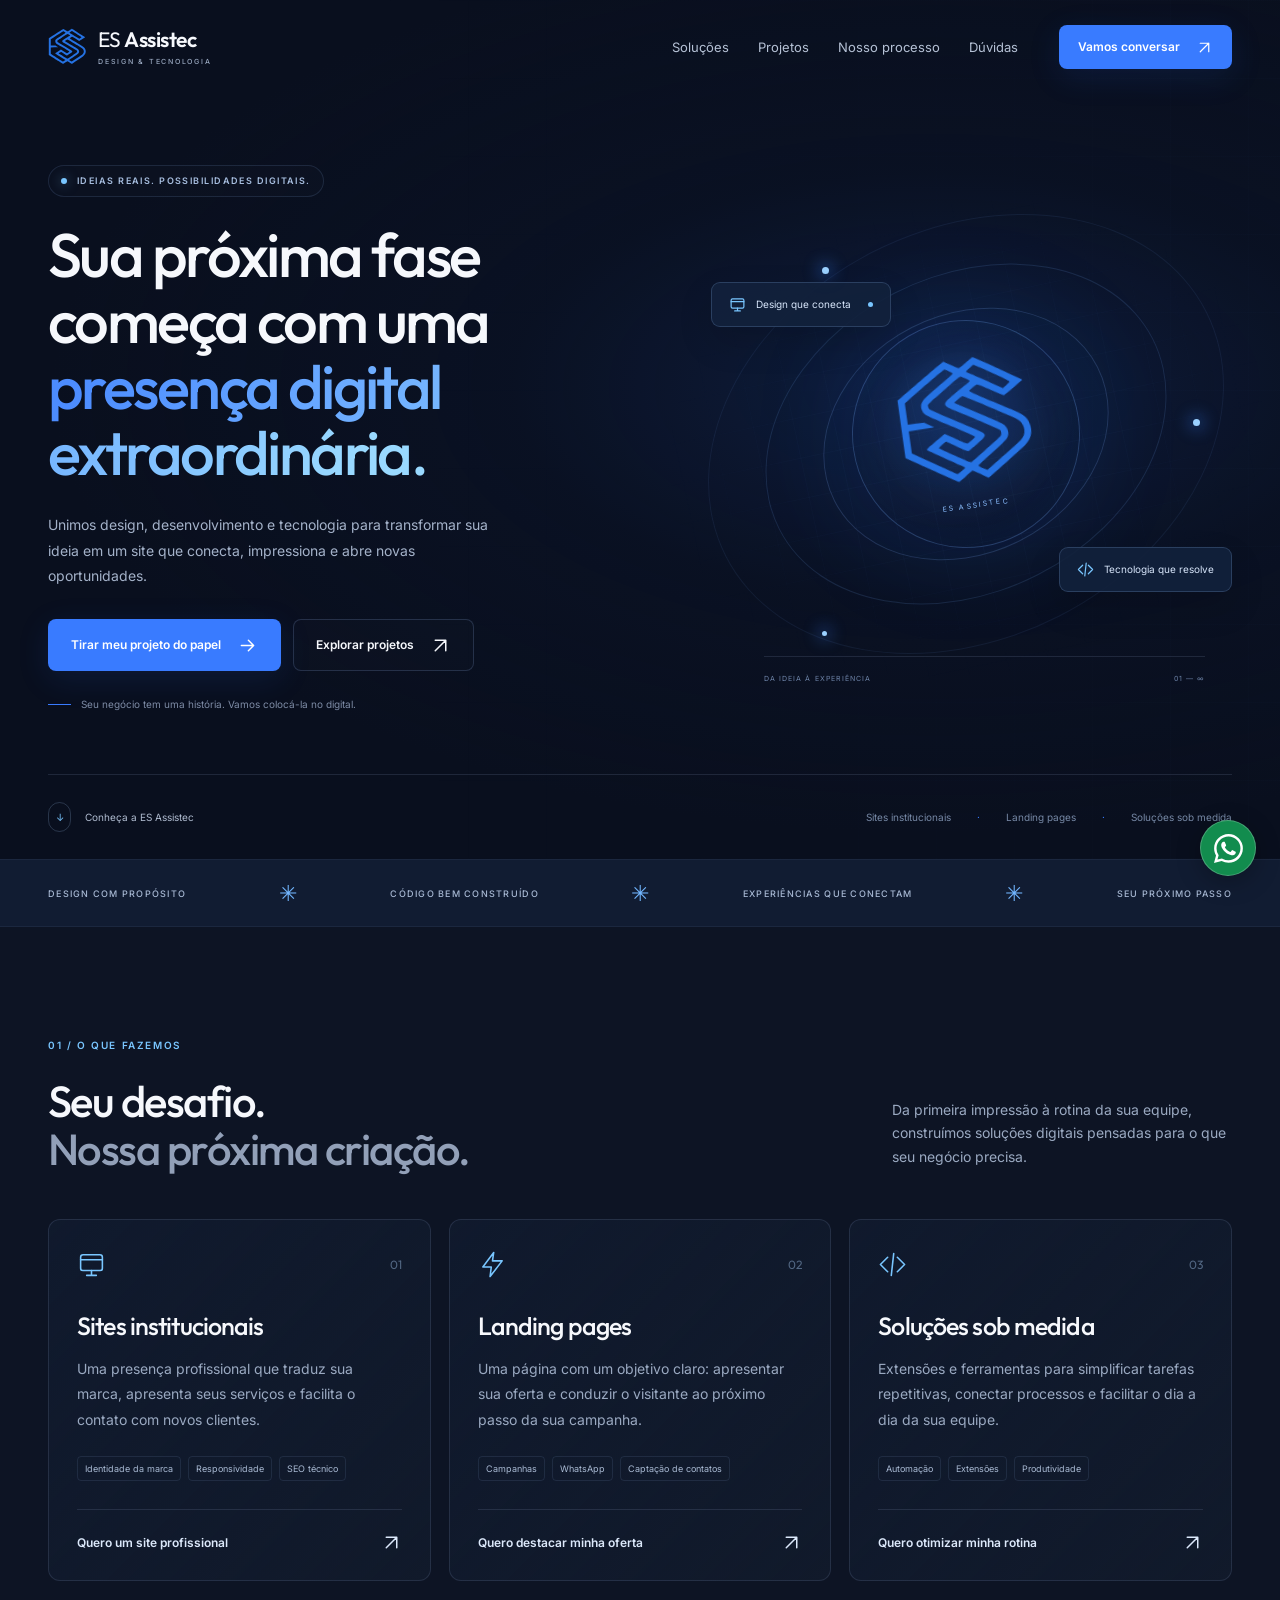
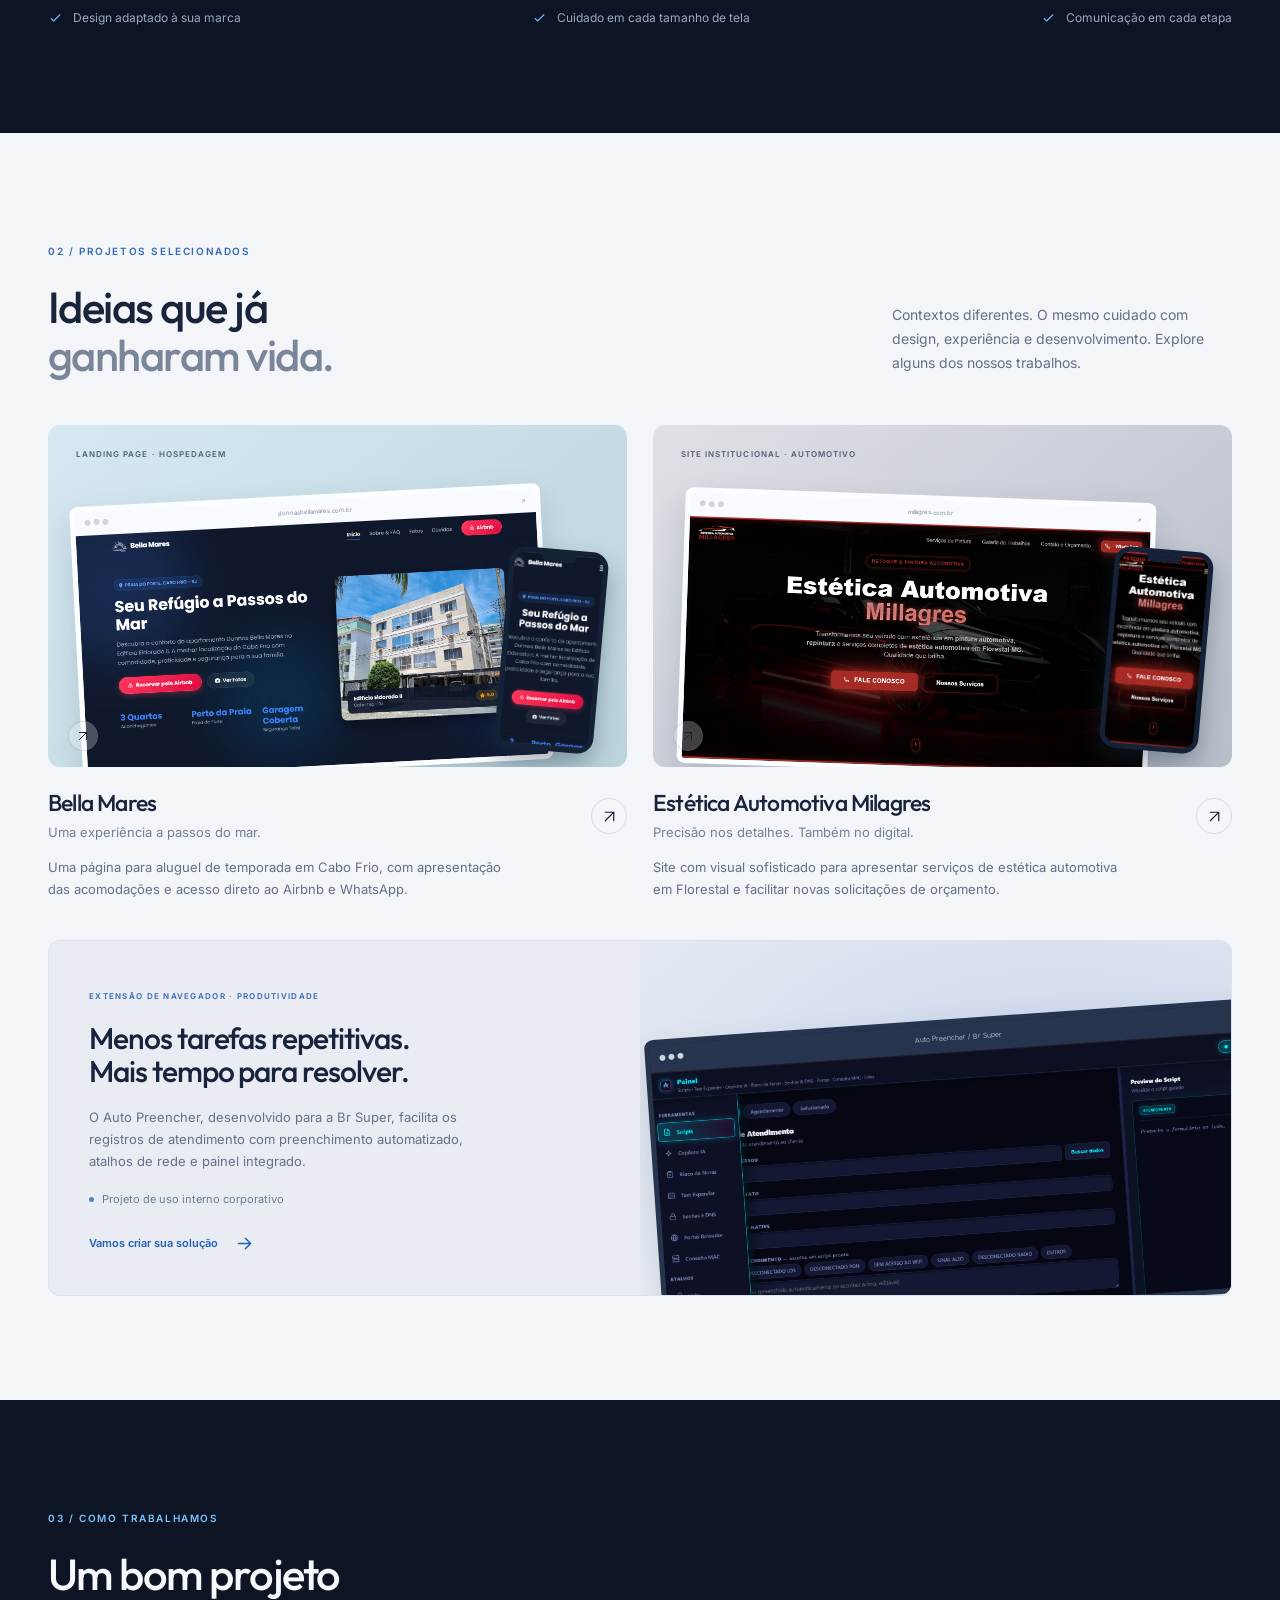
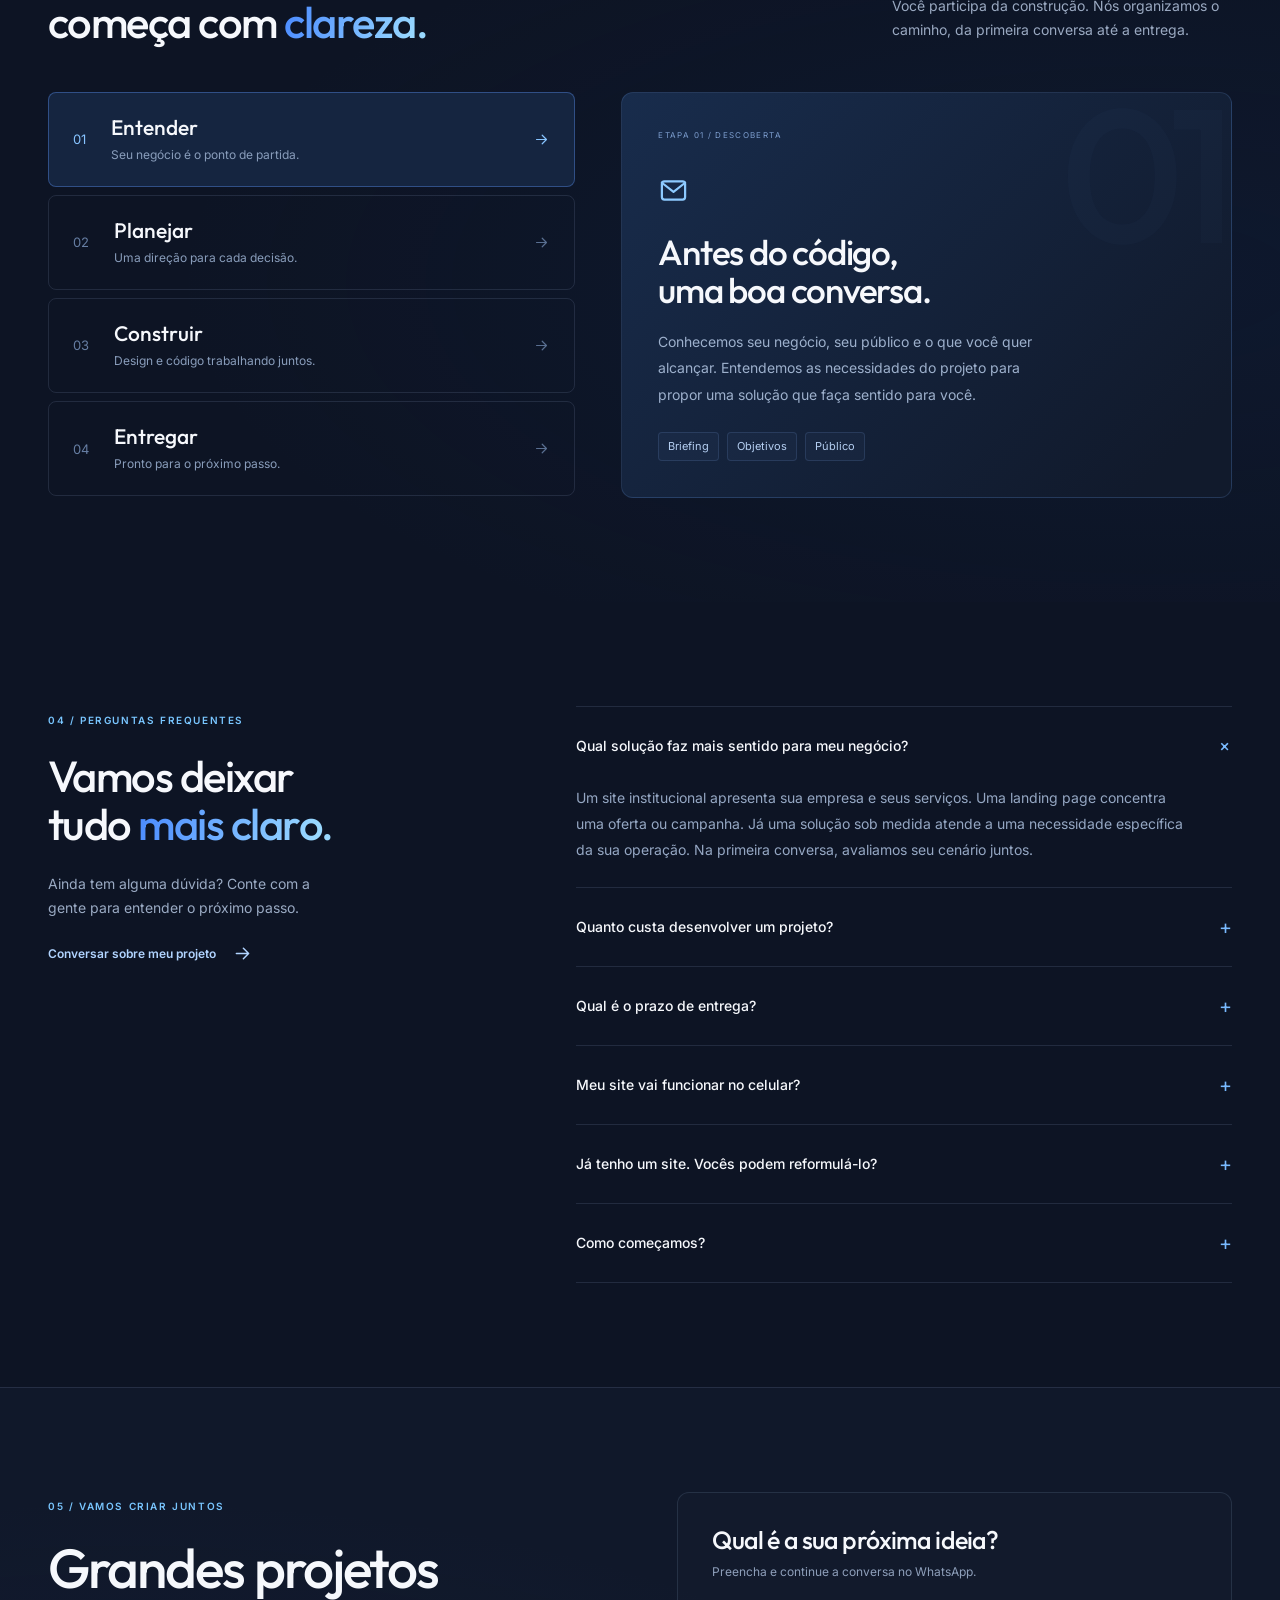
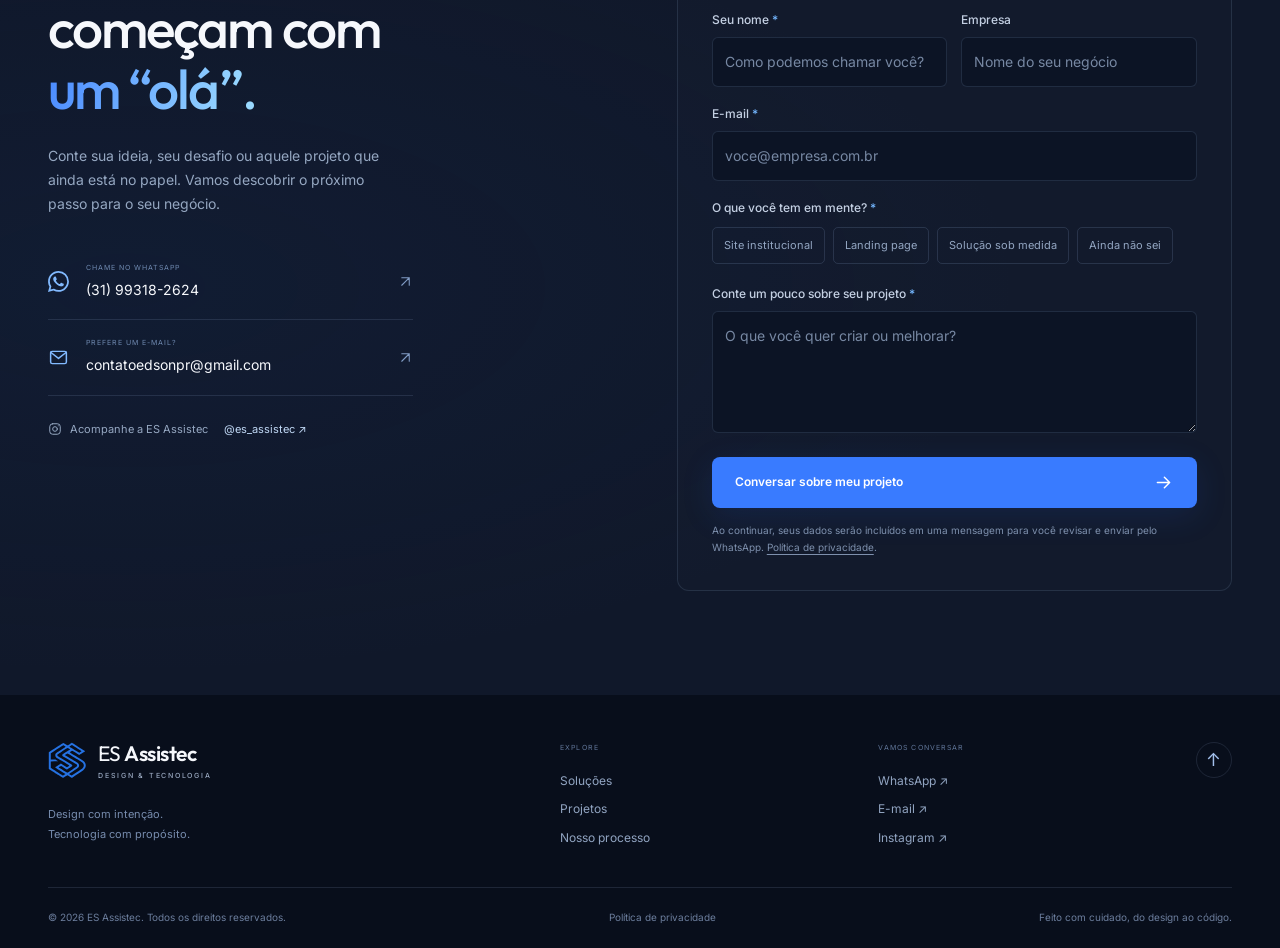
<file: index.html>
<!DOCTYPE html>
<html lang="pt-BR">
<head>
  <meta charset="UTF-8" />
  <meta name="viewport" content="width=device-width, initial-scale=1.0, viewport-fit=cover" />
  <meta name="description" content="ES Assistec: sites institucionais, landing pages e soluções sob medida. Design e desenvolvimento para transformar a presença digital do seu negócio." />
  <meta name="theme-color" content="#090f1e" />
  <meta property="og:title" content="ES Assistec — Sua próxima fase começa no digital" />
  <meta property="og:description" content="Design, desenvolvimento e soluções sob medida para dar vida às suas ideias." />
  <meta property="og:type" content="website" />
  <title>ES Assistec — Design, Desenvolvimento &amp; Soluções Digitais</title>
  <link rel="icon" type="image/svg+xml" href="/assents/logo.svg" />
  <link rel="preconnect" href="https://fonts.googleapis.com" />
  <link rel="preconnect" href="https://fonts.gstatic.com" crossorigin />
  <link href="https://fonts.googleapis.com/css2?family=Inter:wght@400;500;600;700;800&family=Outfit:wght@400;500;600;700;800&display=swap" rel="stylesheet" />
  <link rel="stylesheet" href="/assents/style.css?v=4.2" />
  <script async src="https://www.googletagmanager.com/gtag/js?id=AW-18417801028"></script>
  <script>
    window.dataLayer = window.dataLayer || [];
    function gtag(){dataLayer.push(arguments);}
    gtag('js', new Date());
    gtag('config', 'AW-18417801028');
  </script>
  <script src="/assents/script.js?v=4.1" defer></script>
</head>
<body>
  <svg class="icon-definitions" xmlns="http://www.w3.org/2000/svg" aria-hidden="true">
    <symbol id="icon-arrow" viewBox="0 0 24 24"><path d="M5 12h14M13 6l6 6-6 6" /></symbol>
    <symbol id="icon-external" viewBox="0 0 24 24"><path d="M6 18 18 6M6 6h12v12" /></symbol>
    <symbol id="icon-code" viewBox="0 0 24 24"><path d="m8 6-6 6 6 6m8-12 6 6-6 6m-3-15-2 18" /></symbol>
    <symbol id="icon-screen" viewBox="0 0 24 24"><rect x="3" y="4" width="18" height="13" rx="2" /><path d="M8 21h8m-4-4v4M3 8h18" /></symbol>
    <symbol id="icon-bolt" viewBox="0 0 24 24"><path d="m13 2-9 12h7l-1 8 10-13h-8l1-7Z" /></symbol>
    <symbol id="icon-check" viewBox="0 0 24 24"><path d="m5 12 4 4L19 6" /></symbol>
    <!-- WhatsApp icon: Bootstrap Icons (MIT), see assents/bootstrap-icons-LICENSE.txt. -->
    <symbol id="icon-whatsapp" viewBox="0 0 16 16"><path fill="currentColor" stroke="none" d="M13.601 2.326A7.85 7.85 0 0 0 7.994 0C3.627 0 .068 3.558.064 7.926c0 1.399.366 2.76 1.057 3.965L0 16l4.204-1.102a7.9 7.9 0 0 0 3.79.965h.004c4.368 0 7.926-3.558 7.93-7.93A7.9 7.9 0 0 0 13.6 2.326zM7.994 14.521a6.6 6.6 0 0 1-3.356-.92l-.24-.144-2.494.654.666-2.433-.156-.251a6.56 6.56 0 0 1-1.007-3.505c0-3.626 2.957-6.584 6.591-6.584a6.56 6.56 0 0 1 4.66 1.931 6.56 6.56 0 0 1 1.928 4.66c-.004 3.639-2.961 6.592-6.592 6.592m3.615-4.934c-.197-.099-1.17-.578-1.353-.646-.182-.065-.315-.099-.445.099-.133.197-.513.646-.627.775-.114.133-.232.148-.43.05-.197-.1-.836-.308-1.592-.985-.59-.525-.985-1.175-1.103-1.372-.114-.198-.011-.304.088-.403.087-.088.197-.232.296-.346.1-.114.133-.198.198-.33.065-.134.034-.248-.015-.347-.05-.099-.445-1.076-.612-1.47-.16-.389-.323-.335-.445-.34-.114-.007-.247-.007-.38-.007a.73.73 0 0 0-.529.247c-.182.198-.691.677-.691 1.654s.71 1.916.81 2.049c.098.133 1.394 2.132 3.383 2.992.47.205.84.326 1.129.418.475.152.904.129 1.246.08.38-.058 1.171-.48 1.338-.943.164-.464.164-.86.114-.943-.049-.084-.182-.133-.38-.232" /></symbol>
    <symbol id="icon-mail" viewBox="0 0 24 24"><rect x="3" y="5" width="18" height="14" rx="2" /><path d="m3 6 9 7 9-7" /></symbol>
    <symbol id="icon-instagram" viewBox="0 0 24 24"><rect x="3" y="3" width="18" height="18" rx="5" /><circle cx="12" cy="12" r="4" /><path d="M17.5 6.5h.01" /></symbol>
  </svg>
  <a class="skip-link" href="#conteudo">Pular para o conteúdo</a>
  <header id="main-header" class="site-header">
    <div class="container nav-container">
      <a href="#inicio" class="nav-brand" aria-label="ES Assistec — início"><img src="/assents/logo.svg" alt="" width="38" height="38" /><span>ES <strong>Assistec</strong><small>DESIGN &amp; TECNOLOGIA</small></span></a>
      <button id="mobile-menu-btn" class="mobile-menu-toggle" type="button" aria-label="Abrir menu de navegação" aria-controls="nav-menu" aria-expanded="false"><span></span><span></span></button>
      <nav id="nav-menu" class="nav-menu" aria-label="Navegação principal">
        <a class="nav-link" href="#servicos">Soluções</a><a class="nav-link" href="#projetos">Projetos</a><a class="nav-link" href="#metodo">Nosso processo</a><a class="nav-link" href="#faq">Dúvidas</a>
        <a class="btn btn-primary nav-cta" href="#contato">Vamos conversar <svg aria-hidden="true" class="icon"><use href="#icon-external" /></svg></a>
      </nav>
    </div>
  </header>
  <main id="conteudo">
    <section id="inicio" class="hero-section" aria-labelledby="hero-title">
      <div class="hero-grid" aria-hidden="true"></div>
      <div class="container hero-layout">
        <div class="hero-copy">
          <span class="eyebrow hero-eyebrow"><span class="status-dot"></span> IDEIAS REAIS. POSSIBILIDADES DIGITAIS.</span>
          <h1 id="hero-title">Sua próxima fase<br />começa com uma<br /><span class="text-gradient">presença digital<br />extraordinária.</span></h1>
          <p>Unimos design, desenvolvimento e tecnologia para transformar sua ideia em um site que conecta, impressiona e abre novas oportunidades.</p>
          <div class="hero-actions"><a href="#contato" class="btn btn-primary">Tirar meu projeto do papel <svg aria-hidden="true" class="icon"><use href="#icon-arrow" /></svg></a><a href="#projetos" class="btn btn-outline">Explorar projetos <svg aria-hidden="true" class="icon"><use href="#icon-external" /></svg></a></div>
          <div class="hero-note"><span class="note-line"></span> Seu negócio tem uma história. Vamos colocá-la no digital.</div>
        </div>
        <div class="hero-art" aria-hidden="true">
          <div class="art-grid"></div><div class="orbit orbit-outer"></div><div class="orbit orbit-middle"></div><div class="orbit orbit-inner"></div>
          <div class="orbital-dot dot-one"></div><div class="orbital-dot dot-two"></div><div class="orbital-dot dot-three"></div>
          <div class="brand-core"><img src="/assents/logo.svg" alt="" width="180" height="180" /><span>ES ASSISTEC</span></div>
          <div class="art-label label-design"><svg aria-hidden="true" class="icon"><use href="#icon-screen" /></svg><span>Design que conecta</span><span class="label-spark"></span></div>
          <div class="art-label label-code"><svg aria-hidden="true" class="icon"><use href="#icon-code" /></svg><span>Tecnologia que resolve</span></div>
          <div class="art-caption"><span>DA IDEIA À EXPERIÊNCIA</span><span>01 — ∞</span></div>
        </div>
      </div>
      <div class="container hero-bottom"><a href="#servicos" class="scroll-cue"><span class="scroll-mark">↓</span> Conheça a ES Assistec</a><div class="hero-specialties"><span>Sites institucionais</span><span>Landing pages</span><span>Soluções sob medida</span></div></div>
    </section>
    <div class="capabilities-strip" aria-label="Nossas especialidades"><div class="container"><span>DESIGN COM PROPÓSITO</span><span class="strip-star" aria-hidden="true">✳</span><span>CÓDIGO BEM CONSTRUÍDO</span><span class="strip-star" aria-hidden="true">✳</span><span>EXPERIÊNCIAS QUE CONECTAM</span><span class="strip-star" aria-hidden="true">✳</span><span>SEU PRÓXIMO PASSO</span></div></div>
    <section id="servicos" class="section services-section">
      <div class="container">
        <div class="section-heading" data-reveal><div><span class="eyebrow">01 / O QUE FAZEMOS</span><h2>Seu desafio.<br /><span class="muted-heading">Nossa próxima criação.</span></h2></div><p>Da primeira impressão à rotina da sua equipe, construímos soluções digitais pensadas para o que seu negócio precisa.</p></div>
        <div class="services-grid">
          <article class="service-card" data-reveal><div class="card-top"><svg aria-hidden="true" class="icon service-icon"><use href="#icon-screen" /></svg><span class="card-number">01</span></div><h3>Sites institucionais</h3><p>Uma presença profissional que traduz sua marca, apresenta seus serviços e facilita o contato com novos clientes.</p><div class="service-tags"><span>Identidade da marca</span><span>Responsividade</span><span>SEO técnico</span></div><a href="#contato" class="text-link" data-service="Site institucional">Quero um site profissional <svg aria-hidden="true" class="icon"><use href="#icon-external" /></svg></a></article>
          <article class="service-card" data-reveal><div class="card-top"><svg aria-hidden="true" class="icon service-icon"><use href="#icon-bolt" /></svg><span class="card-number">02</span></div><h3>Landing pages</h3><p>Uma página com um objetivo claro: apresentar sua oferta e conduzir o visitante ao próximo passo da sua campanha.</p><div class="service-tags"><span>Campanhas</span><span>WhatsApp</span><span>Captação de contatos</span></div><a href="#contato" class="text-link" data-service="Landing page">Quero destacar minha oferta <svg aria-hidden="true" class="icon"><use href="#icon-external" /></svg></a></article>
          <article class="service-card" data-reveal><div class="card-top"><svg aria-hidden="true" class="icon service-icon"><use href="#icon-code" /></svg><span class="card-number">03</span></div><h3>Soluções sob medida</h3><p>Extensões e ferramentas para simplificar tarefas repetitivas, conectar processos e facilitar o dia a dia da sua equipe.</p><div class="service-tags"><span>Automação</span><span>Extensões</span><span>Produtividade</span></div><a href="#contato" class="text-link" data-service="Solução sob medida">Quero otimizar minha rotina <svg aria-hidden="true" class="icon"><use href="#icon-external" /></svg></a></article>
        </div>
        <div id="diferenciais" class="principles-row" data-reveal><p><svg aria-hidden="true" class="icon"><use href="#icon-check" /></svg> Design adaptado à sua marca</p><p><svg aria-hidden="true" class="icon"><use href="#icon-check" /></svg> Cuidado em cada tamanho de tela</p><p><svg aria-hidden="true" class="icon"><use href="#icon-check" /></svg> Comunicação em cada etapa</p></div>
      </div>
    </section>
    <section id="projetos" class="section projects-section">
      <div class="container">
        <div class="section-heading" data-reveal><div><span class="eyebrow">02 / PROJETOS SELECIONADOS</span><h2>Ideias que já<br /><span class="muted-heading">ganharam vida.</span></h2></div><p>Contextos diferentes. O mesmo cuidado com design, experiência e desenvolvimento. Explore alguns dos nossos trabalhos.</p></div>
        <div class="projects-grid">
          <article class="project-card" data-reveal>
            <a class="project-visual project-beach" href="https://dunnasbellamares.com.br" target="_blank" rel="noopener noreferrer" aria-label="Visitar o site Bella Mares"><span class="project-type">LANDING PAGE · HOSPEDAGEM</span><div class="browser-frame"><div class="browser-bar"><span class="browser-dots">● ● ●</span><span>dunnasbellamares.com.br</span><span>↗</span></div><img src="/assents/images/dunnasbellamares.png" alt="Site Bella Mares com apresentação das acomodações em Cabo Frio" loading="lazy" width="1000" height="680" /></div><div class="phone-frame"><img src="/assents/images/dunnasbellamares-mobile.png" alt="Versão do site Bella Mares para celular" loading="lazy" width="200" height="390" /></div><span class="project-visual-arrow" aria-hidden="true"><svg aria-hidden="true" class="icon"><use href="#icon-external" /></svg></span></a>
            <div class="project-info"><div><h3>Bella Mares</h3><span>Uma experiência a passos do mar.</span></div><a href="https://dunnasbellamares.com.br" target="_blank" rel="noopener noreferrer" class="project-link" aria-label="Abrir site Bella Mares"><svg aria-hidden="true" class="icon"><use href="#icon-external" /></svg></a></div><p class="project-description">Uma página para aluguel de temporada em Cabo Frio, com apresentação das acomodações e acesso direto ao Airbnb e WhatsApp.</p>
          </article>
          <article class="project-card" data-reveal>
            <a class="project-visual project-auto" href="https://millagres.com.br/" target="_blank" rel="noopener noreferrer" aria-label="Visitar o site Estética Automotiva Milagres"><span class="project-type">SITE INSTITUCIONAL · AUTOMOTIVO</span><div class="browser-frame"><div class="browser-bar"><span class="browser-dots">● ● ●</span><span>millagres.com.br</span><span>↗</span></div><img src="/assents/images/esteticamillagres.png" alt="Site Estética Automotiva Milagres com visual escuro e seus serviços" loading="lazy" width="1000" height="680" /></div><div class="phone-frame"><img src="/assents/images/millagres-mobile.png" alt="Versão do site Milagres para celular" loading="lazy" width="200" height="390" /></div><span class="project-visual-arrow" aria-hidden="true"><svg aria-hidden="true" class="icon"><use href="#icon-external" /></svg></span></a>
            <div class="project-info"><div><h3>Estética Automotiva Milagres</h3><span>Precisão nos detalhes. Também no digital.</span></div><a href="https://millagres.com.br/" target="_blank" rel="noopener noreferrer" class="project-link" aria-label="Abrir site Milagres"><svg aria-hidden="true" class="icon"><use href="#icon-external" /></svg></a></div><p class="project-description">Site com visual sofisticado para apresentar serviços de estética automotiva em Florestal e facilitar novas solicitações de orçamento.</p>
          </article>
          <article class="project-card project-wide" data-reveal><div class="project-wide-copy"><span class="eyebrow">EXTENSÃO DE NAVEGADOR · PRODUTIVIDADE</span><h3>Menos tarefas repetitivas.<br />Mais tempo para resolver.</h3><p>O Auto Preencher, desenvolvido para a Br Super, facilita os registros de atendimento com preenchimento automatizado, atalhos de rede e painel integrado.</p><span class="internal-label"><span class="status-dot"></span> Projeto de uso interno corporativo</span><a href="#contato" class="text-link" data-service="Solução sob medida">Vamos criar sua solução <svg aria-hidden="true" class="icon"><use href="#icon-arrow" /></svg></a></div><div class="extension-preview"><div class="browser-frame"><div class="browser-bar"><span class="browser-dots">● ● ●</span><span>Auto Preencher / Br Super</span><svg aria-hidden="true" class="icon"><use href="#icon-code" /></svg></div><img src="/assents/images/extensãobrsuper.png" alt="Painel da extensão Auto Preencher para registros de atendimento da Br Super" loading="lazy" width="1000" height="680" /></div></div></article>
        </div>
      </div>
    </section>
    <section id="metodo" class="section method-section">
      <div class="container">
        <div class="section-heading" data-reveal><div><span class="eyebrow">03 / COMO TRABALHAMOS</span><h2>Um bom projeto<br />começa com <span class="text-gradient">clareza.</span></h2></div><p>Você participa da construção. Nós organizamos o caminho, da primeira conversa até a entrega.</p></div>
        <div class="method-layout" data-reveal>
          <div class="method-tabs" role="tablist" aria-label="Etapas do projeto" aria-orientation="vertical">
            <button id="step-tab-1" class="method-tab" role="tab" aria-selected="true" aria-controls="step-panel-1" tabindex="0"><span>01</span><span>Entender<small>Seu negócio é o ponto de partida.</small></span><svg aria-hidden="true" class="icon"><use href="#icon-arrow" /></svg></button>
            <button id="step-tab-2" class="method-tab" role="tab" aria-selected="false" aria-controls="step-panel-2" tabindex="-1"><span>02</span><span>Planejar<small>Uma direção para cada decisão.</small></span><svg aria-hidden="true" class="icon"><use href="#icon-arrow" /></svg></button>
            <button id="step-tab-3" class="method-tab" role="tab" aria-selected="false" aria-controls="step-panel-3" tabindex="-1"><span>03</span><span>Construir<small>Design e código trabalhando juntos.</small></span><svg aria-hidden="true" class="icon"><use href="#icon-arrow" /></svg></button>
            <button id="step-tab-4" class="method-tab" role="tab" aria-selected="false" aria-controls="step-panel-4" tabindex="-1"><span>04</span><span>Entregar<small>Pronto para o próximo passo.</small></span><svg aria-hidden="true" class="icon"><use href="#icon-arrow" /></svg></button>
          </div>
          <div class="method-panels">
            <div id="step-panel-1" class="method-panel" role="tabpanel" aria-labelledby="step-tab-1" tabindex="0"><span class="panel-step">ETAPA 01 / DESCOBERTA</span><span class="panel-watermark" aria-hidden="true">01</span><svg aria-hidden="true" class="icon panel-icon"><use href="#icon-mail" /></svg><h3>Antes do código,<br />uma boa conversa.</h3><p>Conhecemos seu negócio, seu público e o que você quer alcançar. Entendemos as necessidades do projeto para propor uma solução que faça sentido para você.</p><div class="panel-tags"><span>Briefing</span><span>Objetivos</span><span>Público</span></div></div>
            <div id="step-panel-2" class="method-panel" role="tabpanel" aria-labelledby="step-tab-2" tabindex="0" hidden><span class="panel-step">ETAPA 02 / DIREÇÃO</span><span class="panel-watermark" aria-hidden="true">02</span><svg aria-hidden="true" class="icon panel-icon"><use href="#icon-screen" /></svg><h3>Cada elemento<br />tem um propósito.</h3><p>Organizamos o conteúdo, a navegação e a direção visual. Alinhamos escopo, prioridades e prazo na proposta, para que você saiba o que será construído.</p><div class="panel-tags"><span>Estrutura</span><span>Design</span><span>Escopo</span></div></div>
            <div id="step-panel-3" class="method-panel" role="tabpanel" aria-labelledby="step-tab-3" tabindex="0" hidden><span class="panel-step">ETAPA 03 / DESENVOLVIMENTO</span><span class="panel-watermark" aria-hidden="true">03</span><svg aria-hidden="true" class="icon panel-icon"><use href="#icon-code" /></svg><h3>Sua ideia começa<br />a ganhar forma.</h3><p>Transformamos o planejamento em uma experiência funcional. Desenvolvemos as páginas e integrações previstas e compartilhamos o progresso para alinhar os detalhes.</p><div class="panel-tags"><span>Desenvolvimento</span><span>Responsividade</span><span>Integrações</span></div></div>
            <div id="step-panel-4" class="method-panel" role="tabpanel" aria-labelledby="step-tab-4" tabindex="0" hidden><span class="panel-step">ETAPA 04 / ENTREGA</span><span class="panel-watermark" aria-hidden="true">04</span><svg aria-hidden="true" class="icon panel-icon"><use href="#icon-check" /></svg><h3>Cuidado até<br />o último detalhe.</h3><p>Conferimos a navegação, os formulários e a apresentação em diferentes telas. Após sua aprovação, organizamos a publicação e as orientações de uso conforme o escopo contratado.</p><div class="panel-tags"><span>Validação</span><span>Aprovação</span><span>Publicação</span></div></div>
          </div>
        </div>
      </div>
    </section>
    <section id="faq" class="section faq-section">
      <div class="container faq-layout">
        <div class="faq-heading" data-reveal><span class="eyebrow">04 / PERGUNTAS FREQUENTES</span><h2>Vamos deixar<br />tudo <span class="text-gradient">mais claro.</span></h2><p>Ainda tem alguma dúvida? Conte com a gente para entender o próximo passo.</p><a class="text-link" href="#contato">Conversar sobre meu projeto <svg aria-hidden="true" class="icon"><use href="#icon-arrow" /></svg></a></div>
        <div class="faq-list" data-reveal>
          <details open><summary>Qual solução faz mais sentido para meu negócio?<span aria-hidden="true">+</span></summary><p>Um site institucional apresenta sua empresa e seus serviços. Uma landing page concentra uma oferta ou campanha. Já uma solução sob medida atende a uma necessidade específica da sua operação. Na primeira conversa, avaliamos seu cenário juntos.</p></details>
          <details><summary>Quanto custa desenvolver um projeto?<span aria-hidden="true">+</span></summary><p>O valor depende da quantidade de páginas, funcionalidades, integrações e conteúdo. Depois de entender sua necessidade, enviamos uma proposta com escopo e condições para você avaliar.</p></details>
          <details><summary>Qual é o prazo de entrega?<span aria-hidden="true">+</span></summary><p>O prazo é definido na proposta, considerando a complexidade do projeto e a disponibilidade de textos, imagens e aprovações. As etapas são alinhadas antes do início do desenvolvimento.</p></details>
          <details><summary>Meu site vai funcionar no celular?<span aria-hidden="true">+</span></summary><p>Sim. Os sites e landing pages são desenvolvidos com layout responsivo para celular, tablet e computador. Ferramentas internas e extensões têm seus dispositivos de uso definidos no escopo.</p></details>
          <details><summary>Já tenho um site. Vocês podem reformulá-lo?<span aria-hidden="true">+</span></summary><p>Podemos avaliar seu site atual e propor melhorias na estrutura, no visual e nas funcionalidades. Envie o endereço e conte o que você gostaria de mudar.</p></details>
          <details><summary>Como começamos?<span aria-hidden="true">+</span></summary><p>Preencha o formulário abaixo ou fale direto pelo WhatsApp. Conte um pouco sobre sua empresa e sua ideia; a partir daí, alinhamos os próximos passos.</p></details>
        </div>
      </div>
    </section>
    <section id="contato" class="section contact-section">
      <div class="container contact-layout">
        <div class="contact-copy" data-reveal><span class="eyebrow">05 / VAMOS CRIAR JUNTOS</span><h2>Grandes projetos<br />começam com<br /><span class="text-gradient">um “olá”.</span></h2><p>Conte sua ideia, seu desafio ou aquele projeto que ainda está no papel. Vamos descobrir o próximo passo para o seu negócio.</p><a class="contact-channel" href="https://wa.me/5531993182624" rel="noopener noreferrer"><svg aria-hidden="true" class="icon"><use href="#icon-whatsapp" /></svg><span><small>CHAME NO WHATSAPP</small><strong>(31) 99318-2624</strong></span><svg aria-hidden="true" class="icon"><use href="#icon-external" /></svg></a><a class="contact-channel" href="mailto:contatoedsonpr@gmail.com"><svg aria-hidden="true" class="icon"><use href="#icon-mail" /></svg><span><small>PREFERE UM E-MAIL?</small><strong>contatoedsonpr@gmail.com</strong></span><svg aria-hidden="true" class="icon"><use href="#icon-external" /></svg></a><a class="instagram-link" href="https://instagram.com/es_assistec" target="_blank" rel="noopener noreferrer"><svg aria-hidden="true" class="icon"><use href="#icon-instagram" /></svg> Acompanhe a ES Assistec <span>@es_assistec ↗</span></a></div>
        <form id="contact-form" class="contact-form" data-reveal>
          <div class="form-heading"><h3>Qual é a sua próxima ideia?</h3><p>Preencha e continue a conversa no WhatsApp.</p></div>
          <div class="form-row"><div class="form-field"><label for="name">Seu nome <span>*</span></label><input id="name" name="name" type="text" autocomplete="name" placeholder="Como podemos chamar você?" maxlength="100" required /></div><div class="form-field"><label for="company">Empresa</label><input id="company" name="company" type="text" autocomplete="organization" placeholder="Nome do seu negócio" maxlength="150" /></div></div>
          <div class="form-field"><label for="email">E-mail <span>*</span></label><input id="email" name="email" type="email" autocomplete="email" placeholder="voce@empresa.com.br" maxlength="200" required /></div>
          <fieldset class="service-options"><legend>O que você tem em mente? <span>*</span></legend><label><input type="radio" name="service" value="Site institucional" required /><span>Site institucional</span></label><label><input type="radio" name="service" value="Landing page" /><span>Landing page</span></label><label><input type="radio" name="service" value="Solução sob medida" /><span>Solução sob medida</span></label><label><input type="radio" name="service" value="Ainda não sei" /><span>Ainda não sei</span></label></fieldset>
          <div class="form-field"><label for="message">Conte um pouco sobre seu projeto <span>*</span></label><textarea id="message" name="message" rows="4" maxlength="2000" placeholder="O que você quer criar ou melhorar?" required></textarea></div>
          <button type="submit" class="btn btn-primary form-submit">Conversar sobre meu projeto <svg aria-hidden="true" class="icon"><use href="#icon-arrow" /></svg></button>
          <p class="form-privacy">Ao continuar, seus dados serão incluídos em uma mensagem para você revisar e enviar pelo WhatsApp. <a href="/politica-de-privacidade.html">Política de privacidade</a>.</p>
          <p id="form-status" class="form-status" role="status" aria-live="polite"></p><a id="whatsapp-fallback" class="text-link" href="https://wa.me/5531993182624" rel="noopener noreferrer" hidden>Abrir minha mensagem no WhatsApp <svg aria-hidden="true" class="icon"><use href="#icon-external" /></svg></a>
          <noscript><style>#contact-form .form-submit { display: none; }</style><p>Para preparar sua mensagem pelo formulário, ative o JavaScript ou <a href="https://wa.me/5531993182624" rel="noopener noreferrer">fale diretamente no WhatsApp</a>.</p></noscript>
        </form>
      </div>
    </section>
  </main>
  <footer class="site-footer"><div class="container"><div class="footer-main"><div class="footer-brand"><a href="#inicio" class="nav-brand"><img src="/assents/logo.svg" alt="" width="38" height="38" /><span>ES <strong>Assistec</strong><small>DESIGN &amp; TECNOLOGIA</small></span></a><p>Design com intenção.<br />Tecnologia com propósito.</p></div><div class="footer-links"><span>EXPLORE</span><a href="#servicos">Soluções</a><a href="#projetos">Projetos</a><a href="#metodo">Nosso processo</a></div><div class="footer-links"><span>VAMOS CONVERSAR</span><a href="https://wa.me/5531993182624" rel="noopener noreferrer">WhatsApp ↗</a><a href="mailto:contatoedsonpr@gmail.com">E-mail ↗</a><a href="https://instagram.com/es_assistec" target="_blank" rel="noopener noreferrer">Instagram ↗</a></div><a class="footer-top" href="#inicio" aria-label="Voltar ao início">↑</a></div><div class="footer-bottom"><p>© <span id="current-year">2026</span> ES Assistec. Todos os direitos reservados.</p><a href="/politica-de-privacidade.html">Política de privacidade</a><span>Feito com cuidado, do design ao código.</span></div></div></footer>
  <a class="whatsapp-float" href="https://wa.me/5531993182624?text=Ol%C3%A1!%20Vim%20pelo%20site%20da%20ES%20Assistec%20e%20gostaria%20de%20conversar%20sobre%20um%20projeto." rel="noopener noreferrer" aria-label="Falar com a ES Assistec pelo WhatsApp"><svg aria-hidden="true" class="icon"><use href="#icon-whatsapp" /></svg><span>Vamos conversar?</span></a>
</body>
</html>
</file>
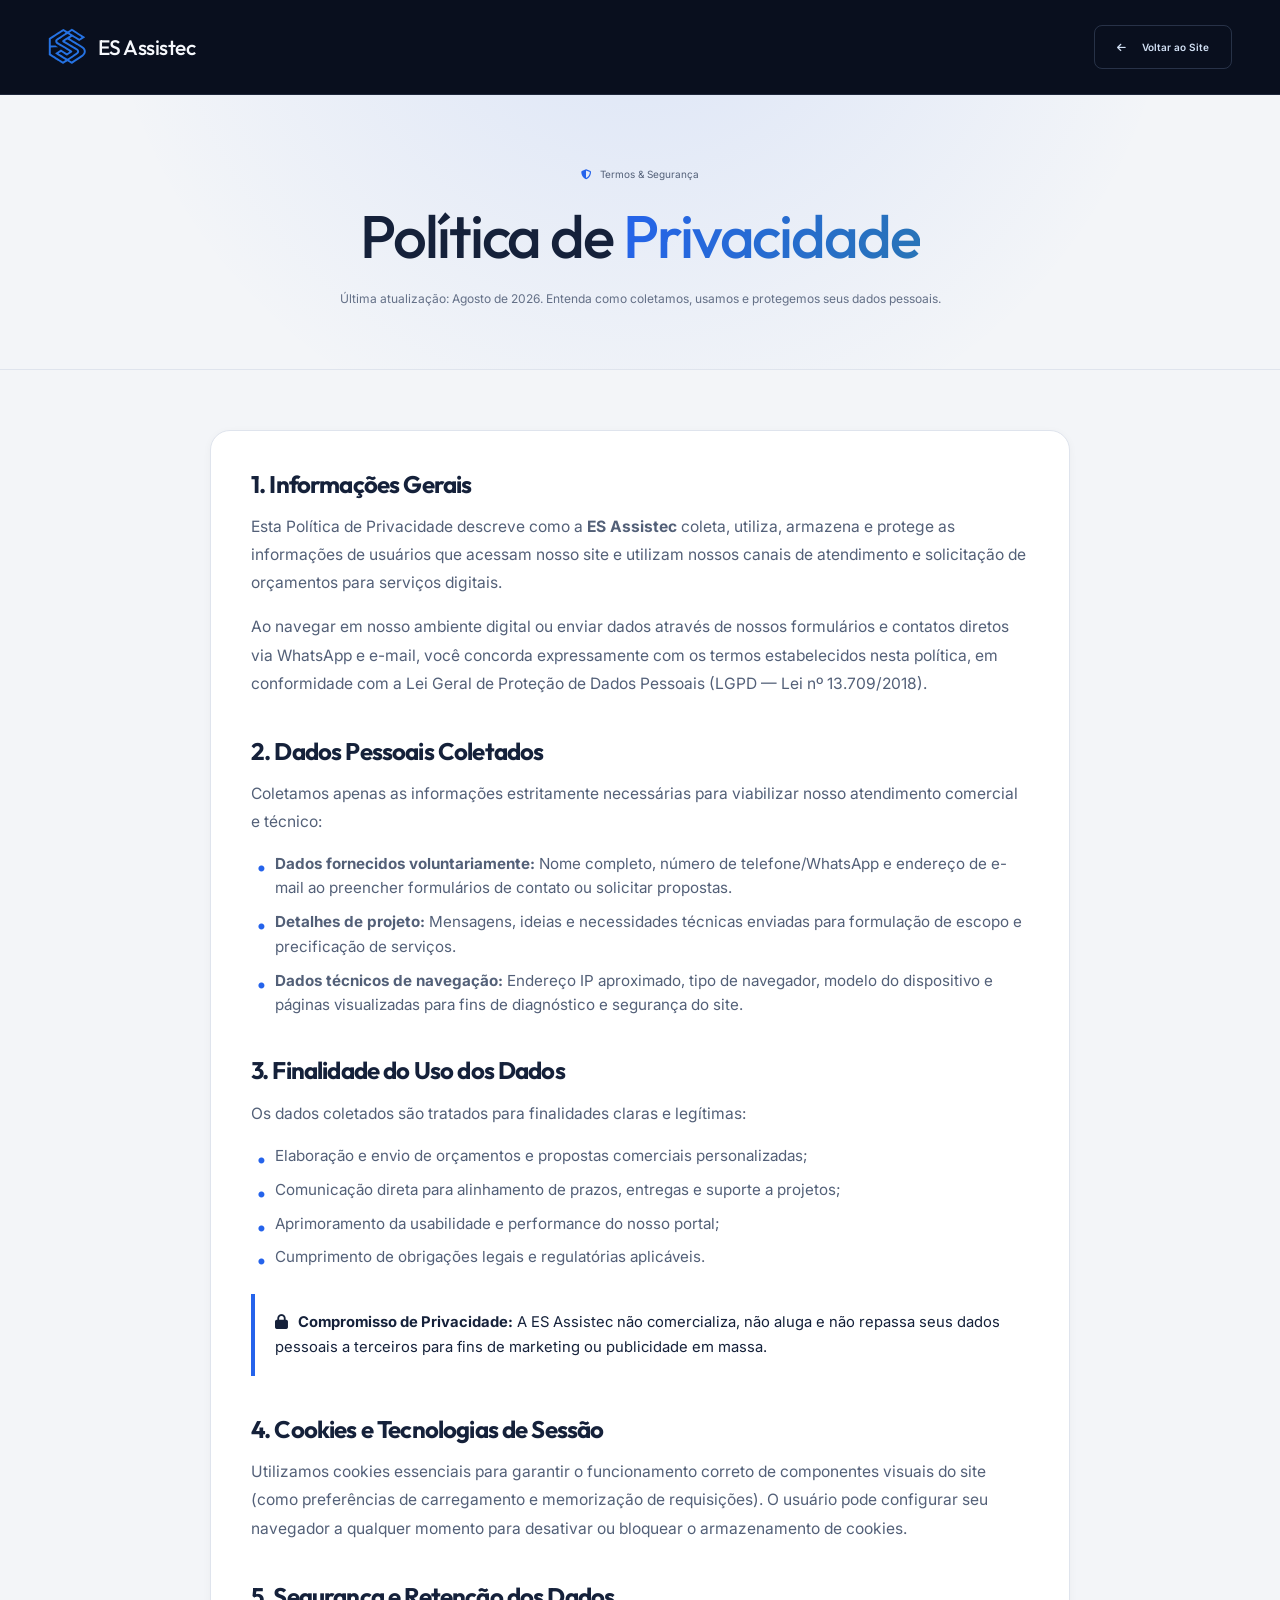
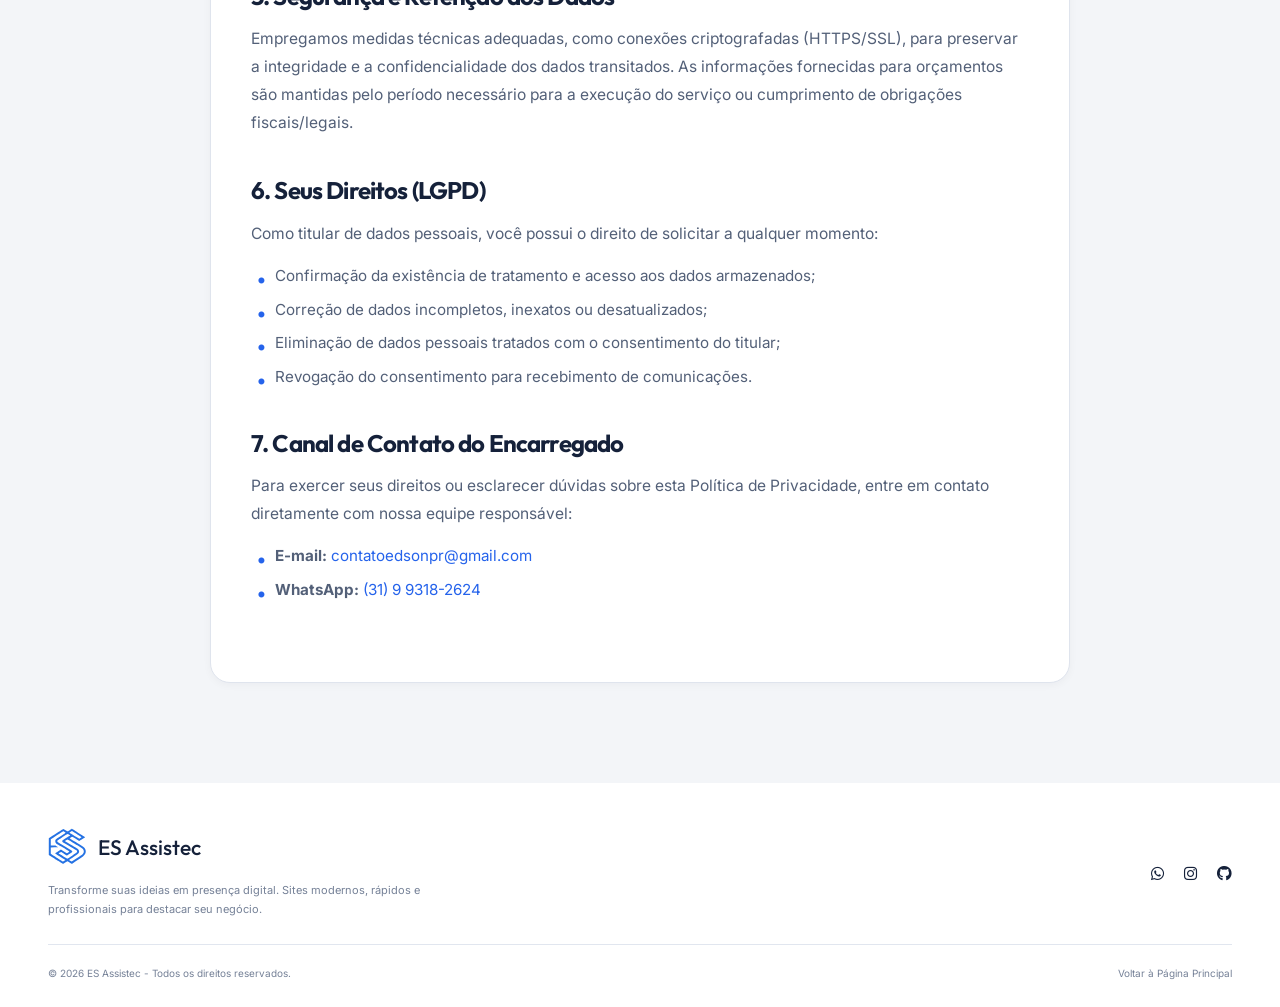
<file: politica-de-privacidade.html>
<!DOCTYPE html>
<html lang="pt-BR" class="scroll-smooth">
<head>
  <!-- Google tag (Google Ads) -->
  <script async src="https://www.googletagmanager.com/gtag/js?id=AW-18417801028"></script>
  <script>
    window.dataLayer = window.dataLayer || [];
    function gtag(){dataLayer.push(arguments);}
    gtag('js', new Date());
    gtag('config', 'AW-18417801028');
  </script>
  <meta charset="UTF-8" />
  <meta name="viewport" content="width=device-width, initial-scale=1.0" />
  <meta name="description" content="Política de Privacidade e Proteção de Dados da ES Assistec." />
  <title>Política de Privacidade — ES Assistec</title>

  <!-- Google Fonts: Inter & Outfit -->
  <link rel="preconnect" href="https://fonts.googleapis.com">
  <link rel="preconnect" href="https://fonts.gstatic.com" crossorigin>
  <link href="https://fonts.googleapis.com/css2?family=Inter:wght@300;400;500;600;700&family=Outfit:wght@600;700;800&display=swap" rel="stylesheet">

  <!-- Font Awesome Icons -->
  <link rel="stylesheet" href="https://cdnjs.cloudflare.com/ajax/libs/font-awesome/6.5.1/css/all.min.css" />

  <!-- Folha de Estilos do Site -->
  <link rel="stylesheet" href="/assents/style.css?v=4.2" />

  <style>
    /* Estilos específicos para a página de termos/privacidade */
    .privacy-hero {
      padding: 160px 0 60px 0;
      background: radial-gradient(circle at 50% -20%, rgba(37, 99, 235, 0.12) 0%, rgba(248, 250, 252, 0) 70%);
      border-bottom: 1px solid var(--border-light);
    }
    .privacy-content {
      padding: 60px 0 100px 0;
      max-width: 860px;
      margin: 0 auto;
    }
    .policy-section {
      margin-bottom: 2.5rem;
    }
    .policy-section h2 {
      font-family: var(--font-heading);
      font-size: 1.5rem;
      font-weight: 700;
      color: var(--text-heading);
      margin-bottom: 1rem;
      display: flex;
      align-items: center;
      gap: 0.75rem;
    }
    .policy-section p {
      font-size: 0.975rem;
      color: var(--text-body);
      line-height: 1.8;
      margin-bottom: 1rem;
    }
    .policy-list {
      list-style-type: none;
      padding-left: 0;
      margin-bottom: 1rem;
      display: flex;
      flex-direction: column;
      gap: 0.6rem;
    }
    .policy-list li {
      position: relative;
      padding-left: 1.5rem;
      font-size: 0.95rem;
      color: var(--text-body);
      line-height: 1.6;
    }
    .policy-list li::before {
      content: "•";
      position: absolute;
      left: 0.35rem;
      top: 0;
      color: var(--color-brand-blue);
      font-weight: bold;
      font-size: 1.2rem;
    }
    .policy-box {
      background-color: #ffffff;
      border: 1px solid var(--border-light);
      border-radius: 1.25rem;
      padding: 2.5rem;
      box-shadow: var(--shadow-sm);
    }
    .policy-highlight {
      background-color: var(--color-brand-blue-light);
      border-left: 4px solid var(--color-brand-blue);
      padding: 1rem 1.25rem;
      border-radius: 0 0.75rem 0.75rem 0;
      margin: 1.5rem 0;
      font-size: 0.925rem;
      color: var(--text-heading);
    }
  </style>
</head>
<body class="privacy-page">

  <!-- ========================================================= -->
  <!-- CABEÇALHO / NAVEGAÇÃO                                     -->
  <!-- ========================================================= -->
  <header class="site-header scrolled">
    <div class="container nav-container">
      <a href="/" class="nav-brand" aria-label="Voltar para a Página Inicial">
        <div class="nav-logo-box">
          <img src="/assents/logo.svg" alt="Logo ES Assistec" class="nav-logo-img" />
        </div>
        <span class="nav-brand-title">ES Assistec</span>
      </a>

      <nav class="nav-menu">
        <a href="/" class="btn btn-secondary btn-sm">
          <i class="fa-solid fa-arrow-left"></i>
          <span>Voltar ao Site</span>
        </a>
      </nav>
    </div>
  </header>

  <main>
    <!-- ======================================================= -->
    <!-- HERO DA POLÍTICA                                        -->
    <!-- ======================================================= -->
    <section class="privacy-hero text-center">
      <div class="container">
        <div class="badge-chip">
          <i class="fa-solid fa-shield-halved text-brand-blue"></i>
          <span>Termos &amp; Segurança</span>
        </div>
        <h1 class="hero-title">
          Política de <span class="text-gradient">Privacidade</span>
        </h1>
        <p class="hero-subtitle">
          Última atualização: Agosto de 2026. Entenda como coletamos, usamos e protegemos seus dados pessoais.
        </p>
      </div>
    </section>

    <!-- ======================================================= -->
    <!-- CONTEÚDO DA POLÍTICA                                    -->
    <!-- ======================================================= -->
    <section class="container privacy-content">
      <div class="policy-box">

        <div class="policy-section">
          <h2>1. Informações Gerais</h2>
          <p>
            Esta Política de Privacidade descreve como a <strong>ES Assistec</strong> coleta, utiliza, armazena e protege as informações de usuários que acessam nosso site e utilizam nossos canais de atendimento e solicitação de orçamentos para serviços digitais.
          </p>
          <p>
            Ao navegar em nosso ambiente digital ou enviar dados através de nossos formulários e contatos diretos via WhatsApp e e-mail, você concorda expressamente com os termos estabelecidos nesta política, em conformidade com a Lei Geral de Proteção de Dados Pessoais (LGPD — Lei nº 13.709/2018).
          </p>
        </div>

        <div class="policy-section">
          <h2>2. Dados Pessoais Coletados</h2>
          <p>Coletamos apenas as informações estritamente necessárias para viabilizar nosso atendimento comercial e técnico:</p>
          <ul class="policy-list">
            <li><strong>Dados fornecidos voluntariamente:</strong> Nome completo, número de telefone/WhatsApp e endereço de e-mail ao preencher formulários de contato ou solicitar propostas.</li>
            <li><strong>Detalhes de projeto:</strong> Mensagens, ideias e necessidades técnicas enviadas para formulação de escopo e precificação de serviços.</li>
            <li><strong>Dados técnicos de navegação:</strong> Endereço IP aproximado, tipo de navegador, modelo do dispositivo e páginas visualizadas para fins de diagnóstico e segurança do site.</li>
          </ul>
        </div>

        <div class="policy-section">
          <h2>3. Finalidade do Uso dos Dados</h2>
          <p>Os dados coletados são tratados para finalidades claras e legítimas:</p>
          <ul class="policy-list">
            <li>Elaboração e envio de orçamentos e propostas comerciais personalizadas;</li>
            <li>Comunicação direta para alinhamento de prazos, entregas e suporte a projetos;</li>
            <li>Aprimoramento da usabilidade e performance do nosso portal;</li>
            <li>Cumprimento de obrigações legais e regulatórias aplicáveis.</li>
          </ul>
          <div class="policy-highlight">
            <i class="fa-solid fa-lock" style="margin-right: 6px;"></i>
            <strong>Compromisso de Privacidade:</strong> A ES Assistec não comercializa, não aluga e não repassa seus dados pessoais a terceiros para fins de marketing ou publicidade em massa.
          </div>
        </div>

        <div class="policy-section">
          <h2>4. Cookies e Tecnologias de Sessão</h2>
          <p>
            Utilizamos cookies essenciais para garantir o funcionamento correto de componentes visuais do site (como preferências de carregamento e memorização de requisições). O usuário pode configurar seu navegador a qualquer momento para desativar ou bloquear o armazenamento de cookies.
          </p>
        </div>

        <div class="policy-section">
          <h2>5. Segurança e Retenção dos Dados</h2>
          <p>
            Empregamos medidas técnicas adequadas, como conexões criptografadas (HTTPS/SSL), para preservar a integridade e a confidencialidade dos dados transitados. As informações fornecidas para orçamentos são mantidas pelo período necessário para a execução do serviço ou cumprimento de obrigações fiscais/legais.
          </p>
        </div>

        <div class="policy-section">
          <h2>6. Seus Direitos (LGPD)</h2>
          <p>Como titular de dados pessoais, você possui o direito de solicitar a qualquer momento:</p>
          <ul class="policy-list">
            <li>Confirmação da existência de tratamento e acesso aos dados armazenados;</li>
            <li>Correção de dados incompletos, inexatos ou desatualizados;</li>
            <li>Eliminação de dados pessoais tratados com o consentimento do titular;</li>
            <li>Revogação do consentimento para recebimento de comunicações.</li>
          </ul>
        </div>

        <div class="policy-section">
          <h2>7. Canal de Contato do Encarregado</h2>
          <p>
            Para exercer seus direitos ou esclarecer dúvidas sobre esta Política de Privacidade, entre em contato diretamente com nossa equipe responsável:
          </p>
          <ul class="policy-list">
            <li><strong>E-mail:</strong> <a href="mailto:contatoedsonpr@gmail.com" class="text-brand-blue font-semibold">contatoedsonpr@gmail.com</a></li>
            <li><strong>WhatsApp:</strong> <a href="https://wa.me/5531993182624" target="_blank" class="text-brand-blue font-semibold">(31) 9 9318-2624</a></li>
          </ul>
        </div>

      </div>
    </section>
  </main>

  <!-- ========================================================= -->
  <!-- RODAPÉ                                                    -->
  <!-- ========================================================= -->
  <footer class="site-footer-light">
    <div class="container">
      <div class="footer-top-row">
        <div class="footer-brand-block">
          <div class="footer-logo-line">
            <div class="footer-logo-box">
              <img src="/assents/logo.svg" alt="Logo ES Assistec" class="nav-logo-img" />
            </div>
            <span class="footer-brand-title">ES Assistec</span>
          </div>
          <p class="footer-tagline">
            Transforme suas ideias em presença digital. Sites modernos, rápidos e profissionais para destacar seu negócio.
          </p>
        </div>

        <div class="footer-social-icons">
          <a href="https://wa.me/5531993182624" target="_blank" rel="noopener noreferrer" class="social-btn" aria-label="WhatsApp">
            <i class="fa-brands fa-whatsapp"></i>
          </a>
          <a href="https://instagram.com/es_assistec" target="_blank" rel="noopener noreferrer" class="social-btn" aria-label="Instagram">
            <i class="fa-brands fa-instagram"></i>
          </a>
          <a href="https://github.com/EdsonADS21" target="_blank" rel="noopener noreferrer" class="social-btn" aria-label="GitHub">
            <i class="fa-brands fa-github"></i>
          </a>
        </div>
      </div>

      <div class="footer-bottom-row">
        <p class="footer-copyright">
          © 2026 ES Assistec - Todos os direitos reservados.
        </p>
        <a href="index.html" class="footer-privacy-link">Voltar à Página Principal</a>
      </div>
    </div>
  </footer>

</body>
</html>
</file>
<file: assents/style.css>
/* ES Assistec — identity, layout, components and responsive rules. */
:root {
  color-scheme: dark;
  --ink: #090f1e;
  --surface: #10182a;
  --line: rgba(156, 177, 216, .15);
  --blue: #397bff;
  --cyan: #79c6ff;
  --white: #f6f8fc;
  --muted: #9aa9c1;
  --paper: #f3f5f8;
  --font-sans: 'Inter', 'Segoe UI', sans-serif;
  --font-heading: 'Outfit', 'Inter', 'Segoe UI', sans-serif;
  --text-heading: #15213a;
  --text-body: #536078;
  --color-brand-blue: #2563eb;
  --border-light: #dfe4ed;
  --shadow-sm: 0 2px 8px rgba(12, 28, 58, .04);
}
*, *::before, *::after { box-sizing: border-box; }
* { margin: 0; padding: 0; }
html { scroll-behavior: smooth; scroll-padding-top: 110px; }
body { background: var(--ink); color: var(--white); font: 400 15px/1.7 var(--font-sans); -webkit-font-smoothing: antialiased; }
a { color: inherit; text-decoration: none; }
button, input, textarea { font: inherit; }
button, a, input, textarea, summary { -webkit-tap-highlight-color: transparent; }
button { color: inherit; cursor: pointer; }
img { display: block; max-width: 100%; }
svg { flex-shrink: 0; }
button, fieldset { border: 0; }
[hidden] { display: none !important; }
:focus-visible { outline: 3px solid var(--cyan); outline-offset: 5px; }
::selection { color: #fff; background: #2563eb; }
.container { width: min(1240px, calc(100% - 96px)); margin-inline: auto; }
.icon-definitions { position: absolute; width: 0; height: 0; overflow: hidden; }
.icon { width: 21px; height: 21px; fill: none; stroke: currentColor; stroke-width: 1.7; stroke-linecap: round; stroke-linejoin: round; }
.skip-link { position: fixed; top: -70px; left: 20px; z-index: 100; background: var(--blue); padding: 10px 18px; border-radius: 8px; }
.skip-link:focus { top: 12px; }
.text-gradient { color: var(--cyan); background: linear-gradient(110deg, #4c8cff 5%, #99d9ff 90%); -webkit-background-clip: text; background-clip: text; -webkit-text-fill-color: transparent; }
.eyebrow { display: inline-block; font-size: 10px; font-weight: 600; line-height: 1.5; letter-spacing: .16em; color: var(--cyan); margin-bottom: 24px; }
.btn { display: inline-flex; align-items: center; justify-content: center; gap: 16px; min-height: 52px; padding: 14px 22px; border: 1px solid transparent; border-radius: 8px; font-size: 12px; font-weight: 600; line-height: 1.4; transition: background .2s, border-color .2s, transform .2s; }
.btn:hover { transform: translateY(-2px); }
.btn-primary { color: #fff; background: var(--blue); box-shadow: 0 8px 32px #2769ee20; }
.btn-primary:hover { background: #2466e8; }
.btn-outline { border-color: #667da84a; background: #ffffff03; }
.btn-outline:hover { background: #ffffff08; border-color: #7d9acb; }
.text-link { display: inline-flex; align-items: center; gap: 16px; font-size: 12px; font-weight: 600; }
.text-link .icon { transition: transform .2s; }
.text-link:hover .icon { transform: translate(3px, -2px); }
.section { padding: 104px 0; }
h1, h2, h3 { font-family: var(--font-heading); font-weight: 500; line-height: 1.1; letter-spacing: -.035em; }
h2 { font-size: clamp(36px, 3.4vw, 49px); }
.section-heading { display: flex; justify-content: space-between; align-items: flex-end; gap: 64px; margin-bottom: 46px; }
.section-heading > p { width: 340px; flex-shrink: 0; color: var(--muted); font-size: 13px; padding-bottom: 4px; }
.muted-heading { color: #92a0b8; }
.will-reveal { opacity: 0; transform: translateY(18px); transition: opacity .6s, transform .6s; }
.will-reveal.is-visible { opacity: 1; transform: none; }

/* Navigation */
.site-header { position: fixed; top: 0; left: 0; right: 0; z-index: 30; border-bottom: 1px solid transparent; transition: background .2s, border-color .2s; }
.site-header.scrolled, .site-header.menu-open { background: #090f1ef5; border-bottom-color: var(--line); backdrop-filter: blur(18px); }
.nav-container { display: flex; align-items: center; justify-content: space-between; min-height: 94px; gap: 30px; }
.nav-brand { display: inline-flex; align-items: center; gap: 12px; flex-shrink: 0; line-height: 1.15; }
.nav-brand > img { width: 38px; height: 38px; }
.nav-brand > span { font: 400 21px/1.1 var(--font-heading); letter-spacing: -.025em; }
.nav-brand strong { font-weight: 600; }
.nav-brand small { display: block; margin-top: 7px; font: 500 7px/1.2 var(--font-sans); letter-spacing: .25em; color: var(--muted); }
.nav-menu { display: flex; align-items: center; gap: 29px; }
.nav-link { color: #b5c1d5; font-size: 11px; transition: color .2s; }
.nav-link:hover { color: var(--white); }
.nav-cta { min-height: 44px; padding: 11px 18px; font-size: 11px; margin-left: 12px; }
.nav-cta .icon { width: 17px; height: 17px; }
.mobile-menu-toggle { display: none; }

/* Hero orbital artwork uses the original logo and CSS. */
.hero-section { position: relative; overflow: hidden; padding: 165px 0 0; background: radial-gradient(ellipse at 73% 45%, #16377858 0%, #0c183533 32%, transparent 67%), var(--ink); }
.hero-grid { position: absolute; inset: 0; pointer-events: none; background-image: linear-gradient(#789ccd04 1px, transparent 1px), linear-gradient(90deg, #789ccd04 1px, transparent 1px); background-size: 78px 78px; mask-image: linear-gradient(90deg, transparent 25%, black); }
.hero-layout { display: grid; grid-template-columns: 1.2fr 1fr; align-items: center; gap: 14px; position: relative; }
.hero-copy { position: relative; z-index: 2; }
.hero-eyebrow { font-size: 9px; display: inline-flex; align-items: center; gap: 10px; border: 1px solid #779cd02b; padding: 8px 12px; border-radius: 100px; color: #a7bedf; margin-bottom: 25px; background: #ffffff03; }
.status-dot { display: inline-block; flex-shrink: 0; width: 6px; height: 6px; border-radius: 50%; background: var(--cyan); box-shadow: 0 0 12px #70bdff88; }
.hero-copy h1 { font-size: clamp(48px, 4.8vw, 69px); line-height: 1.075; letter-spacing: -.042em; }
.hero-copy > p { max-width: 460px; margin-top: 26px; color: #a4b2c9; font-size: 14px; line-height: 1.85; }
.hero-actions { display: flex; flex-wrap: wrap; gap: 12px; margin-top: 30px; }
.hero-note { margin-top: 25px; display: flex; align-items: center; gap: 10px; color: #7e8ca6; font-size: 10px; }
.note-line { height: 1px; width: 23px; background: var(--blue); }
.hero-art { position: relative; height: 492px; min-width: 0; perspective: 900px; }
.art-grid { position: absolute; inset: -10px -60px; background-image: linear-gradient(#729bdb0b 1px, transparent 1px), linear-gradient(90deg, #729bdb0b 1px, transparent 1px); background-size: 40px 40px; mask-image: radial-gradient(ellipse, black 15%, transparent 68%); transform: rotate(-12deg); }
.orbit { position: absolute; left: 50%; top: 49%; border: 1px solid #76a5ed26; border-radius: 50%; transform: translate(-50%, -50%) rotate(-27deg); }
.orbit-outer { width: 540px; height: 410px; border-color: #76a5ed16; }
.orbit-middle { width: 420px; height: 317px; }
.orbit-inner { width: 296px; height: 240px; border-color: #76a5ed36; box-shadow: inset 0 0 55px #2e73eb08; }
.brand-core { position: absolute; left: 50%; top: 49%; width: 228px; height: 228px; transform: translate(-50%, -50%) rotate(-8deg); display: flex; flex-direction: column; justify-content: center; align-items: center; background: radial-gradient(circle at 45% 35%, #2351a52e, #101e371f); border: 1px solid #6ca1f447; border-radius: 50%; box-shadow: 0 0 110px #2774ff25, inset 0 0 40px #2762ae0e; }
.brand-core img { width: 132px; height: 132px; filter: drop-shadow(0 0 22px #2c7fff55); }
.brand-core > span { margin-top: 12px; letter-spacing: .32em; color: #8cbfff; font-size: 7px; }
.orbital-dot { position: absolute; width: 7px; height: 7px; background: #9bd1ff; border-radius: 50%; box-shadow: 0 0 16px 4px #3782ff66; animation: glow 4s ease-in-out infinite alternate; }
.dot-one { left: 23%; top: 15%; }.dot-two { right: 6%; top: 46%; animation-delay: 1s; }.dot-three { left: 23%; bottom: 10%; width: 5px; height: 5px; animation-delay: 2s; }
.art-label { position: absolute; display: flex; align-items: center; gap: 10px; padding: 13px 17px; background: #12213ce8; border: 1px solid #779bce40; border-radius: 9px; font-size: 10px; color: #d7e5fa; box-shadow: 0 15px 35px #0002; animation: float 7s ease-in-out infinite; }
.art-label .icon { color: var(--cyan); width: 17px; height: 17px; }
.label-design { left: 2%; top: 18%; }.label-code { right: 0; bottom: 19%; animation-delay: -3s; }
.label-spark { width: 5px; height: 5px; border-radius: 50%; background: var(--cyan); margin-left: 7px; }
.art-caption { display: flex; justify-content: space-between; position: absolute; bottom: 0; left: 12%; right: 5%; padding-top: 16px; border-top: 1px solid var(--line); font-size: 7px; letter-spacing: .15em; color: #6d83a7; }
.hero-bottom { position: relative; margin-top: 61px; padding-block: 27px; border-top: 1px solid var(--line); display: flex; align-items: center; justify-content: space-between; gap: 20px; }
.scroll-cue { display: inline-flex; align-items: center; gap: 14px; color: #b0bcd0; font-size: 10px; }
.scroll-mark { width: 23px; height: 30px; border: 1px solid #89a6d040; border-radius: 12px; display: grid; place-items: center; color: var(--cyan); }
.hero-specialties { display: flex; align-items: center; gap: 26px; color: #7789a6; font-size: 10px; }
.hero-specialties span + span::before { content: '·'; margin-right: 26px; color: var(--blue); }
.capabilities-strip { background: #111c32; border-block: 1px solid #98b7eb12; }
.capabilities-strip .container { display: flex; align-items: center; justify-content: space-between; gap: 20px; padding-block: 22px; color: #a8b9d4; font-size: 9px; font-weight: 500; letter-spacing: .14em; }
.strip-star { color: #72b6ff; font-size: 22px; line-height: 1; }
@keyframes float { 0%, 100% { transform: translateY(0); } 50% { transform: translateY(-8px); } }
@keyframes glow { from { opacity: .5; } to { opacity: 1; } }

/* Services */
.services-section { background: #0d1424; }
.services-grid { display: grid; grid-template-columns: repeat(3, 1fr); gap: 18px; }
.service-card { padding: 30px 28px 27px; background: linear-gradient(135deg, #14213970, #111a2b); border: 1px solid var(--line); border-radius: 12px; transition: border-color .2s, background .2s; display: flex; flex-direction: column; }
.service-card:hover { border-color: #5d91ea80; background: #152038; }
.card-top { display: flex; align-items: center; justify-content: space-between; margin-bottom: 34px; }
.service-icon { width: 29px; height: 29px; color: var(--cyan); stroke-width: 1.3; }
.card-number { color: #526783; font: 400 12px var(--font-heading); }
.service-card h3 { font-size: 25px; margin-bottom: 15px; }
.service-card > p { font-size: 12px; line-height: 1.85; color: var(--muted); }
.service-tags { display: flex; flex-wrap: wrap; gap: 7px; margin-top: 23px; margin-bottom: 28px; }
.service-tags span { border: 1px solid #7c95bf26; border-radius: 4px; padding: 4px 7px; font-size: 8px; color: #aabbd4; }
.service-card .text-link { margin-top: auto; border-top: 1px solid var(--line); padding-top: 22px; justify-content: space-between; color: #dce9fb; font-size: 10px; }
.principles-row { display: flex; justify-content: space-between; flex-wrap: wrap; gap: 18px; margin-top: 27px; }
.principles-row p { display: flex; align-items: center; gap: 10px; font-size: 10px; color: var(--muted); }
.principles-row .icon { width: 15px; height: 15px; color: #6fb7ff; }

/* Portfolio */
.projects-section { background: var(--paper); color: #17243c; color-scheme: light; }
.projects-section .eyebrow { color: #3568b5; }
.projects-section .muted-heading { color: #79869a; }
.projects-section .section-heading > p { color: #647087; }
.projects-grid { display: grid; grid-template-columns: repeat(2, minmax(0, 1fr)); gap: 34px 26px; }
.project-visual { position: relative; display: block; overflow: hidden; height: 342px; border-radius: 12px; padding: 57px 28px 0; transition: box-shadow .2s; }
.project-visual:hover { box-shadow: 0 8px 30px #24395426; }
.project-beach { background: linear-gradient(140deg, #d6e8f1, #bad4dc); }
.project-auto { background: linear-gradient(140deg, #dfe1e6, #b7bdc9); }
.project-type { position: absolute; top: 23px; left: 28px; font-size: 8px; font-weight: 600; letter-spacing: .13em; color: #466477; }
.project-auto .project-type { color: #535f76; }
.browser-frame { border: 5px solid #fcfdff; border-radius: 8px; overflow: hidden; box-shadow: 0 14px 32px #1b304c26; background: #fafdff; }
.browser-bar { height: 24px; display: flex; align-items: center; justify-content: space-between; gap: 10px; padding-inline: 9px; color: #8491a6; font-size: 6px; background: #f9faff; }
.browser-dots { color: #ccd4e0; font-size: 8px; word-spacing: 0; }
.browser-frame > img { width: 100%; height: 242px; object-fit: cover; object-position: top; }
.project-visual > .browser-frame { width: 90%; margin-top: 13px; transform: rotate(-3deg); transition: transform .4s; }
.project-auto > .browser-frame { transform: rotate(2deg); }
.project-visual:hover > .browser-frame { transform: rotate(0deg) translateY(-4px); }
.phone-frame { position: absolute; right: 26px; top: 124px; width: 99px; height: 202px; border: 5px solid #142137; border-radius: 16px; overflow: hidden; box-shadow: 0 12px 24px #1d31455e; background: #142137; transform: rotate(5deg); }
.phone-frame::before { content: ''; position: absolute; top: 0; left: 27px; right: 27px; height: 8px; border-radius: 0 0 6px 6px; background: #142137; z-index: 1; }
.phone-frame img { width: 100%; height: 100%; object-fit: cover; object-position: top; }
.project-visual-arrow { position: absolute; bottom: 16px; left: 20px; width: 30px; height: 30px; display: grid; place-items: center; border: 1px solid #56728740; background: #ffffff40; border-radius: 50%; }
.project-visual-arrow .icon { width: 14px; height: 14px; }
.project-info { display: flex; justify-content: space-between; align-items: center; gap: 20px; margin-top: 23px; }
.project-info h3 { font-size: 23px; font-weight: 500; }
.project-info span { display: block; font-size: 10px; color: #728097; margin-top: 6px; }
.project-link { height: 36px; width: 36px; display: grid; place-items: center; border-radius: 50%; border: 1px solid #d5dce6; flex-shrink: 0; transition: color .2s, background .2s; }
.project-link:hover { background: #1f6aef; color: #fff; border-color: #1f6aef; }
.project-link .icon { width: 17px; height: 17px; }
.project-description { color: #647087; font-size: 11px; margin-top: 13px; max-width: 470px; }
.project-wide { grid-column: 1 / -1; display: grid; grid-template-columns: 1fr 1fr; border: 1px solid #dce2ea; border-radius: 12px; overflow: hidden; background: #e9edf3; margin-top: 6px; }
.project-wide-copy { padding: 40px; }
.project-wide-copy .eyebrow { font-size: 8px; margin-bottom: 20px; }
.project-wide h3 { font-size: 30px; }
.project-wide-copy > p { font-size: 11px; color: #657188; margin-top: 18px; max-width: 410px; }
.internal-label { display: flex; align-items: center; gap: 8px; margin-top: 18px; color: #697a91; font-size: 9px; }
.internal-label .status-dot { background: #5183cb; width: 5px; height: 5px; box-shadow: none; }
.project-wide .text-link { margin-top: 24px; font-size: 10px; color: #2460b8; }
.extension-preview { padding: 40px 0 0 12px; display: flex; align-items: flex-end; background: radial-gradient(ellipse at 70% 40%, #cbd7ec, transparent); overflow: hidden; }
.extension-preview .browser-frame { width: 110%; min-width: 110%; transform: rotate(-4deg) translateY(16px); border-color: #26354d; background: #1b273c; border-radius: 9px 0 0 0; }
.extension-preview .browser-bar { background: #26354d; color: #a0b1cc; height: 28px; font-size: 7px; }
.extension-preview .browser-bar .icon { width: 11px; height: 11px; margin-right: 22px; }
.extension-preview .browser-frame img { height: 255px; }

/* Interactive process */
.method-section { background: radial-gradient(ellipse at 90% 60%, #14316825, transparent 60%), #0d1424; }
.method-layout { display: grid; grid-template-columns: .95fr 1.1fr; gap: 46px; }
.method-tabs { display: flex; flex-direction: column; gap: 8px; }
.method-tab { display: flex; align-items: center; gap: 25px; text-align: left; padding: 22px 24px; background: transparent; border: 1px solid var(--line); border-radius: 8px; transition: background .2s, border-color .2s; }
.method-tab > span:first-child { font-size: 13px; color: #667ea3; }
.method-tab > span:nth-child(2) { font: 500 21px/1.2 var(--font-heading); }
.method-tab small { display: block; font: 400 10px/1.5 var(--font-sans); margin-top: 6px; color: #899dbb; }
.method-tab .icon { margin-left: auto; width: 17px; height: 17px; color: #596f91; }
.method-tab[aria-selected="true"] { background: #152540; border-color: #4d7bcb80; }
.method-tab[aria-selected="true"] > span:first-child, .method-tab[aria-selected="true"] .icon { color: #87c4ff; }
.method-tab:hover { border-color: #6a92d1; }
.method-panel { position: relative; min-height: 396px; height: 100%; padding: 36px; background: linear-gradient(135deg, #182c4c, #111a2c 90%); border: 1px solid #6288c938; border-radius: 12px; overflow: hidden; }
.panel-step { display: block; font-size: 8px; letter-spacing: .17em; color: #7d9ecf; position: relative; z-index: 1; }
.panel-watermark { position: absolute; right: 10px; top: -10px; font: 500 190px/.95 var(--font-heading); letter-spacing: -.08em; color: #91b9ff06; }
.panel-icon { width: 31px; height: 31px; color: #8dcaff; margin-top: 33px; }
.method-panel h3 { font-size: 35px; margin-top: 19px; position: relative; }
.method-panel > p { margin-top: 19px; color: #9db0cc; font-size: 12px; line-height: 1.9; max-width: 400px; position: relative; }
.panel-tags { display: flex; flex-wrap: wrap; gap: 8px; margin-top: 24px; position: relative; }
.panel-tags span { background: #84b8ff0a; border: 1px solid #89aeef26; border-radius: 4px; padding: 4px 9px; font-size: 9px; color: #b5cff2; }
.method-layout:not(.has-tab-control) .method-panel[hidden] { display: block !important; margin-top: 16px; }

/* FAQ */
.faq-section { background: #0d1424; }
.faq-layout { display: grid; grid-template-columns: .8fr 1.2fr; gap: 90px; }
.faq-heading > p { color: #9aaac3; font-size: 12px; max-width: 295px; margin-top: 24px; }
.faq-heading .text-link { color: #b1d4ff; margin-top: 24px; font-size: 10px; }
.faq-list details { border-bottom: 1px solid var(--line); }
.faq-list details:first-child { border-top: 1px solid var(--line); }
.faq-list summary { display: flex; align-items: center; justify-content: space-between; gap: 18px; list-style: none; padding: 22px 0; cursor: pointer; font-size: 12px; font-weight: 500; }
.faq-list summary::-webkit-details-marker { display: none; }
.faq-list summary span { color: #79baff; font-size: 20px; font-weight: 400; transition: transform .2s; }
.faq-list details[open] summary span { transform: rotate(45deg); }
.faq-list details > p { padding: 0 35px 24px 0; color: #95a7c3; font-size: 11px; line-height: 1.85; }

/* Contact */
.contact-section { background: radial-gradient(ellipse at 10% 55%, #1a3a731d, transparent 55%), #10182a; border-top: 1px solid var(--line); }
.contact-layout { display: grid; grid-template-columns: 1fr 1.05fr; gap: 100px; }
.contact-copy h2 { font-size: clamp(44px, 4.3vw, 61px); }
.contact-copy > p { max-width: 355px; color: #95a7c1; font-size: 12px; margin-top: 25px; margin-bottom: 29px; }
.contact-channel { display: flex; align-items: center; gap: 17px; padding-block: 17px; border-bottom: 1px solid var(--line); max-width: 365px; }
.contact-channel > .icon:first-child { color: #82baff; width: 21px; height: 21px; }
.contact-channel small { display: block; font-size: 7px; letter-spacing: .14em; color: #6f89b0; margin-bottom: 3px; }
.contact-channel strong { font-size: 12px; font-weight: 400; }
.contact-channel > .icon:last-child { margin-left: auto; width: 15px; height: 15px; color: #819cc5; }
.instagram-link { display: flex; align-items: center; gap: 8px; font-size: 9px; color: #96a8c2; margin-top: 24px; flex-wrap: wrap; }
.instagram-link .icon { width: 14px; height: 14px; }
.instagram-link > span { color: #c0d8f5; margin-left: 8px; }
.contact-form { padding: 34px; border: 1px solid #8fadd226; border-radius: 12px; background: #ffffff03; }
.form-heading { margin-bottom: 27px; }
.form-heading h3 { font-size: 25px; }
.form-heading p { color: #8e9fba; font-size: 10px; margin-top: 8px; }
.form-row { display: grid; grid-template-columns: 1fr 1fr; gap: 14px; }
.form-field { margin-bottom: 17px; min-width: 0; }
.form-field label, .service-options legend { display: block; font-size: 9px; font-weight: 500; color: #c4d0e3; margin-bottom: 7px; }
.form-field label > span, .service-options legend > span { color: #74b7ff; }
.form-field input, .form-field textarea { width: 100%; background: #0c1425; border: 1px solid #819bc22c; border-radius: 6px; color: #edf4ff; padding: 12px; font-size: 10px; transition: border-color .2s; }
.form-field input::placeholder, .form-field textarea::placeholder { color: #7788a3; }
.form-field textarea { resize: vertical; min-height: 100px; }
.form-field input:focus, .form-field textarea:focus { border-color: #609dff; outline: 2px solid #609dff20; outline-offset: 1px; }
.service-options { display: flex; flex-wrap: wrap; gap: 8px; margin-bottom: 20px; min-width: 0; }
.service-options legend { margin-bottom: 9px; }
.service-options label { position: relative; cursor: pointer; }
.service-options input { position: absolute; opacity: 0; width: 1px; height: 1px; }
.service-options label > span { display: block; padding: 8px 11px; border: 1px solid #819bc233; border-radius: 5px; font-size: 9px; color: #93a6c2; transition: color .2s, border-color .2s, background .2s; }
.service-options input:checked + span { color: #d8ebff; border-color: #5d9bf4; background: #2c71d82a; }
.service-options input:focus-visible + span { outline: 2px solid var(--cyan); outline-offset: 3px; }
.form-submit { width: 100%; justify-content: space-between; min-height: 47px; font-size: 11px; }
.form-privacy { color: #7e90ad; font-size: 8px; line-height: 1.7; margin-top: 14px; }
.form-privacy a { text-decoration: underline; text-underline-offset: 3px; }
.form-status { font-size: 10px; color: #a6d0ff; }
.form-status:not(:empty) { margin-top: 15px; }
#whatsapp-fallback { font-size: 10px; margin-top: 14px; color: #c5e4ff; }

/* Footer */
.site-footer { padding: 47px 0 22px; background: #080e1b; }
.footer-main { display: grid; grid-template-columns: 1.7fr 1fr 1fr auto; gap: 40px; padding-bottom: 39px; }
.footer-brand p { font-size: 11px; color: #778cae; margin-top: 17px; line-height: 1.8; }
.footer-links { display: flex; flex-direction: column; gap: 8px; font-size: 10px; color: #91a4c1; }
.footer-links > span { font-size: 7px; letter-spacing: .15em; color: #617699; margin-bottom: 9px; }
.footer-links a:hover { color: var(--cyan); }
.footer-top { width: 36px; height: 36px; border-radius: 50%; border: 1px solid var(--line); display: grid; place-items: center; font-size: 18px; color: #a2bfeb; }
.footer-bottom { padding-top: 21px; border-top: 1px solid var(--line); display: flex; justify-content: space-between; flex-wrap: wrap; gap: 10px; color: #6c7e9d; font-size: 8px; }
.whatsapp-float { position: fixed; bottom: calc(24px + env(safe-area-inset-bottom, 0px)); right: calc(24px + env(safe-area-inset-right, 0px)); z-index: 35; width: 56px; height: 56px; flex-shrink: 0; border-radius: 50%; background: #128c4e; color: #fff; display: flex; align-items: center; justify-content: center; line-height: 1; box-shadow: 0 6px 24px #0004; border: 1px solid #ffffff38; isolation: isolate; }
.whatsapp-float > .icon { display: block; width: 29px; height: 29px; pointer-events: none; }
.whatsapp-float > span { position: absolute; right: calc(100% + 12px); top: 50%; font-size: 11px; line-height: 1.4; padding: 9px 12px; background: #14213b; border: 1px solid var(--line); border-radius: 6px; white-space: nowrap; opacity: 0; visibility: hidden; transform: translate(5px, -50%); pointer-events: none; transition: opacity .2s, transform .2s, visibility .2s; }
.whatsapp-float:focus-visible > span { opacity: 1; visibility: visible; transform: translate(0, -50%); }
@media (hover: hover) and (pointer: fine) {
  .whatsapp-float:hover { background: #107c45; }
  .whatsapp-float:hover > span { opacity: 1; visibility: visible; transform: translate(0, -50%); }
}

/* Shared branding for the existing privacy document. */
.privacy-page { color-scheme: light; background: var(--paper); color: var(--text-body); }
.privacy-page .site-header { background: #090f1e; color: #f6f8fc; }
.privacy-page .nav-menu { display: flex; position: static; background: transparent; padding: 0; border: 0; width: auto; }
.privacy-page .nav-brand-title, .footer-brand-title { font: 500 21px var(--font-heading); }
.nav-logo-box, .footer-logo-box { width: 38px; }
.nav-logo-img { width: 38px; height: 38px; }
.privacy-page .btn-secondary { border: 1px solid #839ac140; color: #d3e1f5; min-height: 40px; font-size: 10px; }
.privacy-page .hero-title { font-size: clamp(36px, 5vw, 60px); color: #15213a; }
.privacy-page .hero-subtitle { margin-top: 20px; color: #647087; font-size: 12px; }
.privacy-page .text-gradient { background: linear-gradient(110deg, #2563eb, #2874b6); -webkit-background-clip: text; background-clip: text; }
.text-center { text-align: center; }
.text-brand-blue { color: #2563eb; }
.badge-chip { display: inline-flex; align-items: center; gap: 9px; font-size: 10px; margin-bottom: 20px; }
.site-footer-light { background: #fff; color: #15213a; padding: 45px 0 25px; }
.footer-top-row, .footer-bottom-row { display: flex; justify-content: space-between; align-items: center; gap: 25px; }
.footer-logo-line { display: flex; align-items: center; gap: 12px; }
.footer-tagline { font-size: 11px; color: #758197; max-width: 400px; margin-top: 15px; }
.footer-social-icons { display: flex; gap: 20px; }
.footer-bottom-row { margin-top: 25px; border-top: 1px solid #e1e6ef; padding-top: 20px; font-size: 10px; color: #758197; }
.privacy-page .policy-box { overflow-wrap: anywhere; }

/* Comfortable reading sizes on the desktop, without changing the visual hierarchy. */
.nav-link { font-size: 13px; }
.nav-cta { font-size: 12px; }
.section-heading > p { font-size: 14px; }
.service-card > p { font-size: 14px; }
.service-tags span { font-size: 9px; }
.service-card .text-link { font-size: 12px; }
.principles-row p { font-size: 12px; }
.project-info span, .project-description { font-size: 13px; }
.project-wide-copy > p { font-size: 13px; }
.project-wide .text-link, .internal-label { font-size: 11px; }
.method-tab small { font-size: 12px; }
.method-panel > p { font-size: 14px; }
.panel-tags span { font-size: 11px; }
.faq-heading > p, .faq-list details > p { font-size: 14px; }
.faq-list summary { font-size: 14px; }
.faq-heading .text-link { font-size: 12px; }
.contact-copy > p { font-size: 14px; }
.contact-channel strong { font-size: 14px; }
.instagram-link { font-size: 11px; }
.form-heading p { font-size: 12px; }
.form-field label, .service-options legend { font-size: 12px; }
.form-field input, .form-field textarea { font-size: 14px; }
.service-options label > span { font-size: 11px; }
.form-submit { font-size: 12px; }
.form-privacy { font-size: 10px; }
.footer-links { font-size: 12px; }
.footer-bottom { font-size: 10px; }

/* Tablet and mobile */
@media (min-width: 1600px) { .hero-section { padding-top: 190px; } .hero-bottom { margin-top: 80px; } }
@media (max-width: 1100px) {
  .container { width: calc(100% - 64px); }
  .nav-menu { gap: 20px; }.nav-cta { margin-left: 0; }
  .hero-copy h1 { font-size: 55px; }.hero-art { height: 460px; }
  .orbit-outer { width: 460px; height: 350px; }.orbit-middle { width: 365px; height: 275px; }.orbit-inner { width: 265px; height: 220px; }
  .label-design { left: 0; top: 15%; }.label-code { right: -10px; bottom: 18%; }
  .hero-actions .btn { padding: 13px 17px; font-size: 10px; gap: 10px; }
  .section-heading { gap: 40px; }.section-heading > p { width: 290px; }
  .service-card { padding: 25px 22px; }.service-card h3 { font-size: 23px; }.service-tags span { font-size: 7px; }
  .project-visual { height: 300px; padding-inline: 20px; }.project-visual .browser-frame > img { height: 210px; }
  .phone-frame { width: 83px; height: 170px; top: 110px; right: 18px; }
  .project-wide-copy { padding: 30px; }.project-wide h3 { font-size: 27px; }
  .method-layout { gap: 25px; }.faq-layout, .contact-layout { gap: 55px; }.contact-form { padding: 26px; }
}
@media (max-width: 900px) {
  .section { padding: 80px 0; }.nav-container { min-height: 80px; }
  .mobile-menu-toggle { display: none; width: 40px; height: 40px; background: transparent; border: 1px solid var(--line); border-radius: 6px; padding: 11px; }
  .has-menu-control .mobile-menu-toggle { display: flex; flex-direction: column; justify-content: center; gap: 5px; }
  .mobile-menu-toggle > span { width: 100%; height: 1px; background: #b6c9e8; transition: transform .2s; }
  .menu-open .mobile-menu-toggle > span:first-child { transform: translateY(3px) rotate(45deg); }.menu-open .mobile-menu-toggle > span:last-child { transform: translateY(-3px) rotate(-45deg); }
  .nav-menu { position: absolute; top: 80px; left: 0; right: 0; padding: 24px 32px; background: #0d172b; border-bottom: 1px solid var(--line); justify-content: center; flex-wrap: wrap; }
  .has-menu-control .nav-menu { display: none; }.has-menu-control.menu-open .nav-menu { display: flex; }.nav-link { font-size: 12px; }
  .site-header:not(.has-menu-control):not(.scrolled) { position: relative; }
  .site-header:not(.has-menu-control):not(.scrolled) .nav-container { flex-wrap: wrap; padding-block: 18px; }
  .site-header:not(.has-menu-control):not(.scrolled) .nav-menu { position: static; flex-basis: 100%; background: transparent; padding: 12px 0; }
  .hero-section { padding-top: 145px; }.hero-layout { grid-template-columns: 1.2fr .8fr; }.hero-copy h1 { font-size: 48px; }.hero-copy > p { font-size: 12px; max-width: 380px; }
  .hero-art { height: 410px; margin-left: -20px; }.brand-core { width: 172px; height: 172px; }.brand-core img { width: 98px; height: 98px; }
  .orbit-outer { width: 350px; height: 285px; }.orbit-middle { width: 265px; height: 225px; }.orbit-inner { width: 220px; height: 185px; }
  .art-label { font-size: 8px; padding: 11px; gap: 7px; }.label-design { left: 2%; top: 14%; }.label-code { right: 0; bottom: 16%; }
  .art-caption { font-size: 6px; left: 2%; right: 0; }.hero-bottom { margin-top: 45px; }.hero-specialties { font-size: 8px; gap: 14px; }.hero-specialties span + span::before { margin-right: 14px; }
  .capabilities-strip .container { font-size: 7px; gap: 12px; }.strip-star { font-size: 18px; }
  .section-heading > p { width: 245px; font-size: 11px; }.services-grid { gap: 12px; }.service-card { padding: 23px 18px; }.service-card h3 { font-size: 20px; }.service-card > p { font-size: 10px; }.service-tags { gap: 5px; }.service-card .text-link { font-size: 8px; gap: 8px; }.principles-row p { font-size: 8px; }
  .project-visual { height: 266px; }.project-visual .browser-frame > img { height: 180px; }.project-info h3 { font-size: 19px; }.project-info span { font-size: 9px; }.project-wide h3 { font-size: 24px; }.project-wide-copy .eyebrow { font-size: 7px; }.project-wide-copy > p { font-size: 10px; }
  .method-layout { gap: 20px; grid-template-columns: .9fr 1.1fr; }.method-tab { padding: 21px 16px; gap: 15px; }.method-tab > span:nth-child(2) { font-size: 19px; }.method-tab small { font-size: 8px; }.method-panel { padding: 29px; }.method-panel h3 { font-size: 30px; }.method-panel > p { font-size: 11px; }
  .faq-layout, .contact-layout { gap: 35px; }.faq-heading h2 { font-size: 36px; }.contact-copy h2 { font-size: 45px; }.form-row { grid-template-columns: 1fr; gap: 0; }.footer-main { gap: 28px; }
}
@media (max-width: 640px) {
  html { scroll-padding-top: 95px; }.container { width: calc(100% - 40px); }.section { padding: 65px 0; }
  .nav-container { min-height: 76px; }.nav-brand > img { width: 32px; height: 32px; }.nav-brand > span { font-size: 20px; }.nav-brand small { font-size: 6px; }
  .nav-menu { top: 76px; flex-direction: column; align-items: stretch; gap: 0; padding: 12px 20px 20px; }.nav-link { padding: 14px 4px; border-bottom: 1px solid var(--line); }.nav-cta { margin-top: 15px; }
  .hero-section { padding-top: 123px; }.hero-layout { grid-template-columns: 1fr; }.hero-eyebrow { font-size: 7px; letter-spacing: .1em; padding: 7px 10px; margin-bottom: 23px; }
  .hero-copy h1 { font-size: clamp(36px, 10.3vw, 55px); }.hero-copy > p { font-size: 12px; margin-top: 22px; max-width: 395px; }
  .hero-actions { gap: 9px; margin-top: 24px; }.hero-actions .btn { font-size: 9px; min-height: 46px; padding: 12px 14px; gap: 9px; }.hero-actions .icon { width: 16px; height: 16px; }.hero-note { font-size: 8px; margin-top: 20px; }
  .hero-art { height: 335px; max-width: 410px; width: 100%; margin: 8px auto 0; }.orbit-outer { width: 360px; height: 274px; }.orbit-middle { width: 280px; height: 212px; }.orbit-inner { width: 212px; height: 175px; }.brand-core { width: 171px; height: 171px; }
  .label-design { top: 14%; left: 1%; }.label-code { bottom: 14%; right: 64px; }.art-caption { left: 4%; right: 4%; bottom: 0; }.hero-bottom { padding-block: 22px; margin-top: 28px; }.scroll-cue { font-size: 9px; }.hero-specialties { display: none; }
  .capabilities-strip .container { display: grid; grid-template-columns: 1fr auto 1fr; font-size: 7px; text-align: center; gap: 10px 20px; padding-block: 18px; }.capabilities-strip .strip-star:nth-child(4) { display: none; }
  .section-heading { flex-direction: column; align-items: flex-start; gap: 22px; margin-bottom: 31px; }.eyebrow { font-size: 8px; margin-bottom: 17px; }h2 { font-size: 35px; }.section-heading > p { width: auto; max-width: 420px; font-size: 12px; }
  .services-grid, .projects-grid { grid-template-columns: 1fr; gap: 20px; }.service-card { padding: 28px; }.card-top { margin-bottom: 26px; }.service-card h3 { font-size: 26px; }.service-card > p { font-size: 12px; }.service-tags span { font-size: 8px; }.service-card .text-link { font-size: 10px; }.principles-row { flex-direction: column; gap: 13px; margin-top: 23px; }.principles-row p { font-size: 10px; }
  .project-visual { height: 290px; padding: 54px 25px 0; }.project-type { left: 25px; font-size: 7px; }.project-visual .browser-frame > img { height: 207px; }.phone-frame { width: 90px; height: 182px; top: 99px; right: 23px; }
  .project-info { margin-top: 20px; }.project-info h3 { font-size: 23px; }.project-description { font-size: 11px; }.project-card + .project-card { margin-top: 9px; }.project-wide { grid-column: auto; grid-template-columns: 1fr; }.project-wide-copy { padding: 28px; }.project-wide h3 { font-size: 28px; }.project-wide-copy > p { font-size: 11px; }
  .extension-preview { padding: 0 0 0 25px; height: 245px; }.extension-preview .browser-frame { min-width: 100%; transform: rotate(-4deg) translateY(20px); }.extension-preview .browser-frame img { height: 230px; }
  .method-layout { grid-template-columns: 1fr; gap: 20px; }.method-tabs { display: grid; grid-template-columns: 1fr 1fr; gap: 9px; }.method-tab { padding: 16px 12px; gap: 10px; }.method-tab > span:first-child { font-size: 10px; }.method-tab > span:nth-child(2) { font-size: 18px; }.method-tab small, .method-tab .icon { display: none; }.method-panel { padding: 29px; min-height: 380px; }.method-panel h3 { font-size: 34px; }.method-panel > p { font-size: 12px; }
  .faq-layout, .contact-layout { grid-template-columns: 1fr; gap: 35px; }.faq-heading h2 { font-size: 37px; }.faq-heading > p { max-width: 100%; }.faq-list summary { font-size: 12px; padding-block: 20px; }.faq-list details > p { font-size: 12px; padding-right: 15px; }
  .contact-copy h2 { font-size: 49px; }.contact-copy > p { font-size: 12px; max-width: 100%; }.contact-channel { max-width: 100%; }.contact-form { padding: 25px; }.form-row { grid-template-columns: 1fr; }.form-heading h3 { font-size: 26px; }.form-heading p { font-size: 11px; }
  .form-field label, .service-options legend { font-size: 11px; }.form-field input, .form-field textarea { font-size: 16px; padding: 12px; }.form-field input::placeholder, .form-field textarea::placeholder { font-size: 12px; }.service-options label > span { font-size: 10px; padding: 9px 11px; }.form-submit { font-size: 11px; min-height: 50px; }.form-privacy { font-size: 9px; }
  .footer-main { grid-template-columns: 1fr 1fr; gap: 30px 20px; position: relative; }.footer-brand { grid-column: 1 / -1; }.footer-top { position: absolute; top: 0; right: 0; }.footer-links { font-size: 11px; }.footer-bottom { flex-direction: column; font-size: 9px; padding-right: 45px; }
  .whatsapp-float { width: 52px; height: 52px; bottom: calc(18px + env(safe-area-inset-bottom, 0px)); right: calc(16px + env(safe-area-inset-right, 0px)); }
  .privacy-page .nav-menu { display: flex; flex-direction: row; }.privacy-page .nav-brand { gap: 8px; }.privacy-page .nav-container { gap: 10px; }.privacy-page .btn { padding: 10px; }.privacy-page .policy-box { padding: 24px; }.footer-top-row, .footer-bottom-row { flex-direction: column; align-items: flex-start; }
}
@media (max-width: 360px) {
  .container { width: calc(100% - 32px); }.hero-actions { flex-direction: column; align-items: stretch; }.hero-actions .btn { font-size: 11px; justify-content: space-between; }.hero-note { font-size: 7px; }.hero-art { height: 290px; }.orbit-outer { width: 310px; height: 240px; }.label-design { top: 12%; font-size: 7px; }.label-code { font-size: 7px; }.project-info h3 { font-size: 21px; }.contact-form { padding: 21px; }.contact-channel strong { font-size: 11px; }
}
@media (prefers-reduced-motion: reduce) {
  html { scroll-behavior: auto; }*, *::before, *::after { animation: none !important; transition: none !important; }.will-reveal { opacity: 1; transform: none; }
}
</file>
